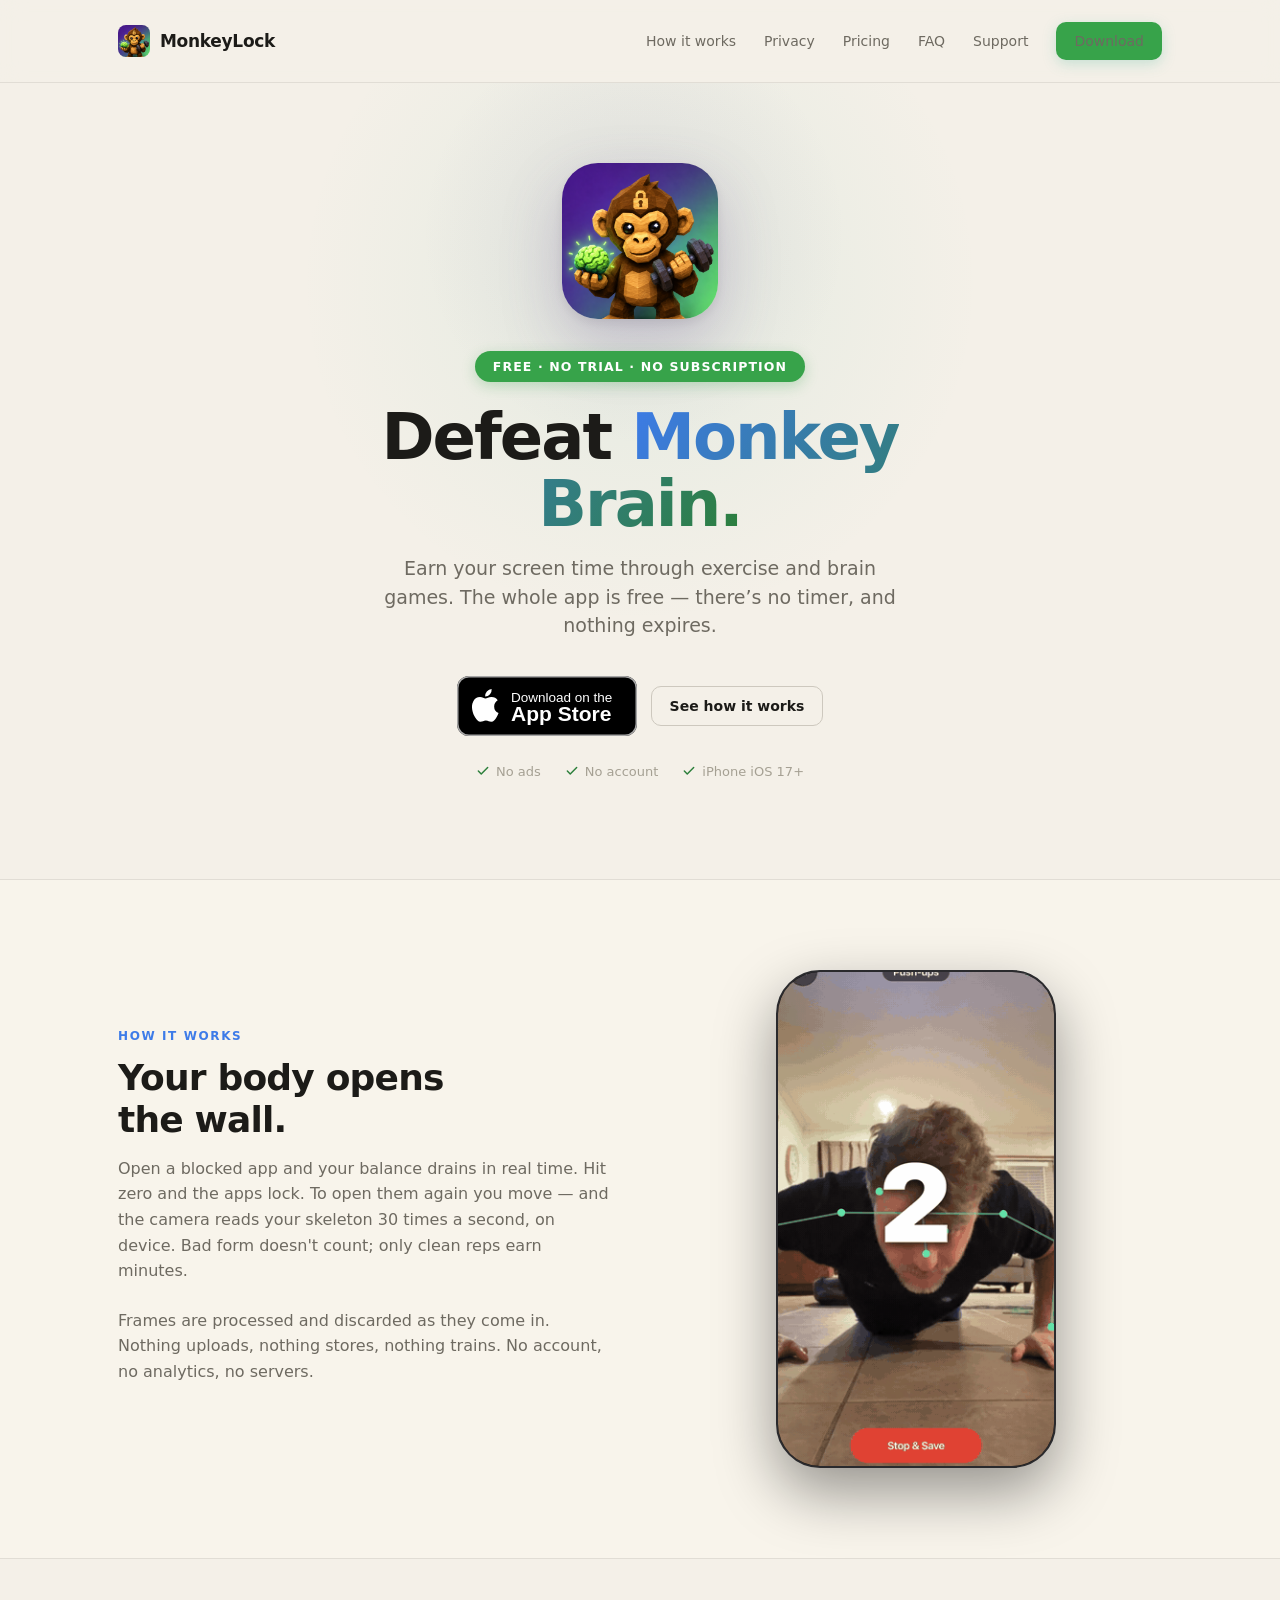
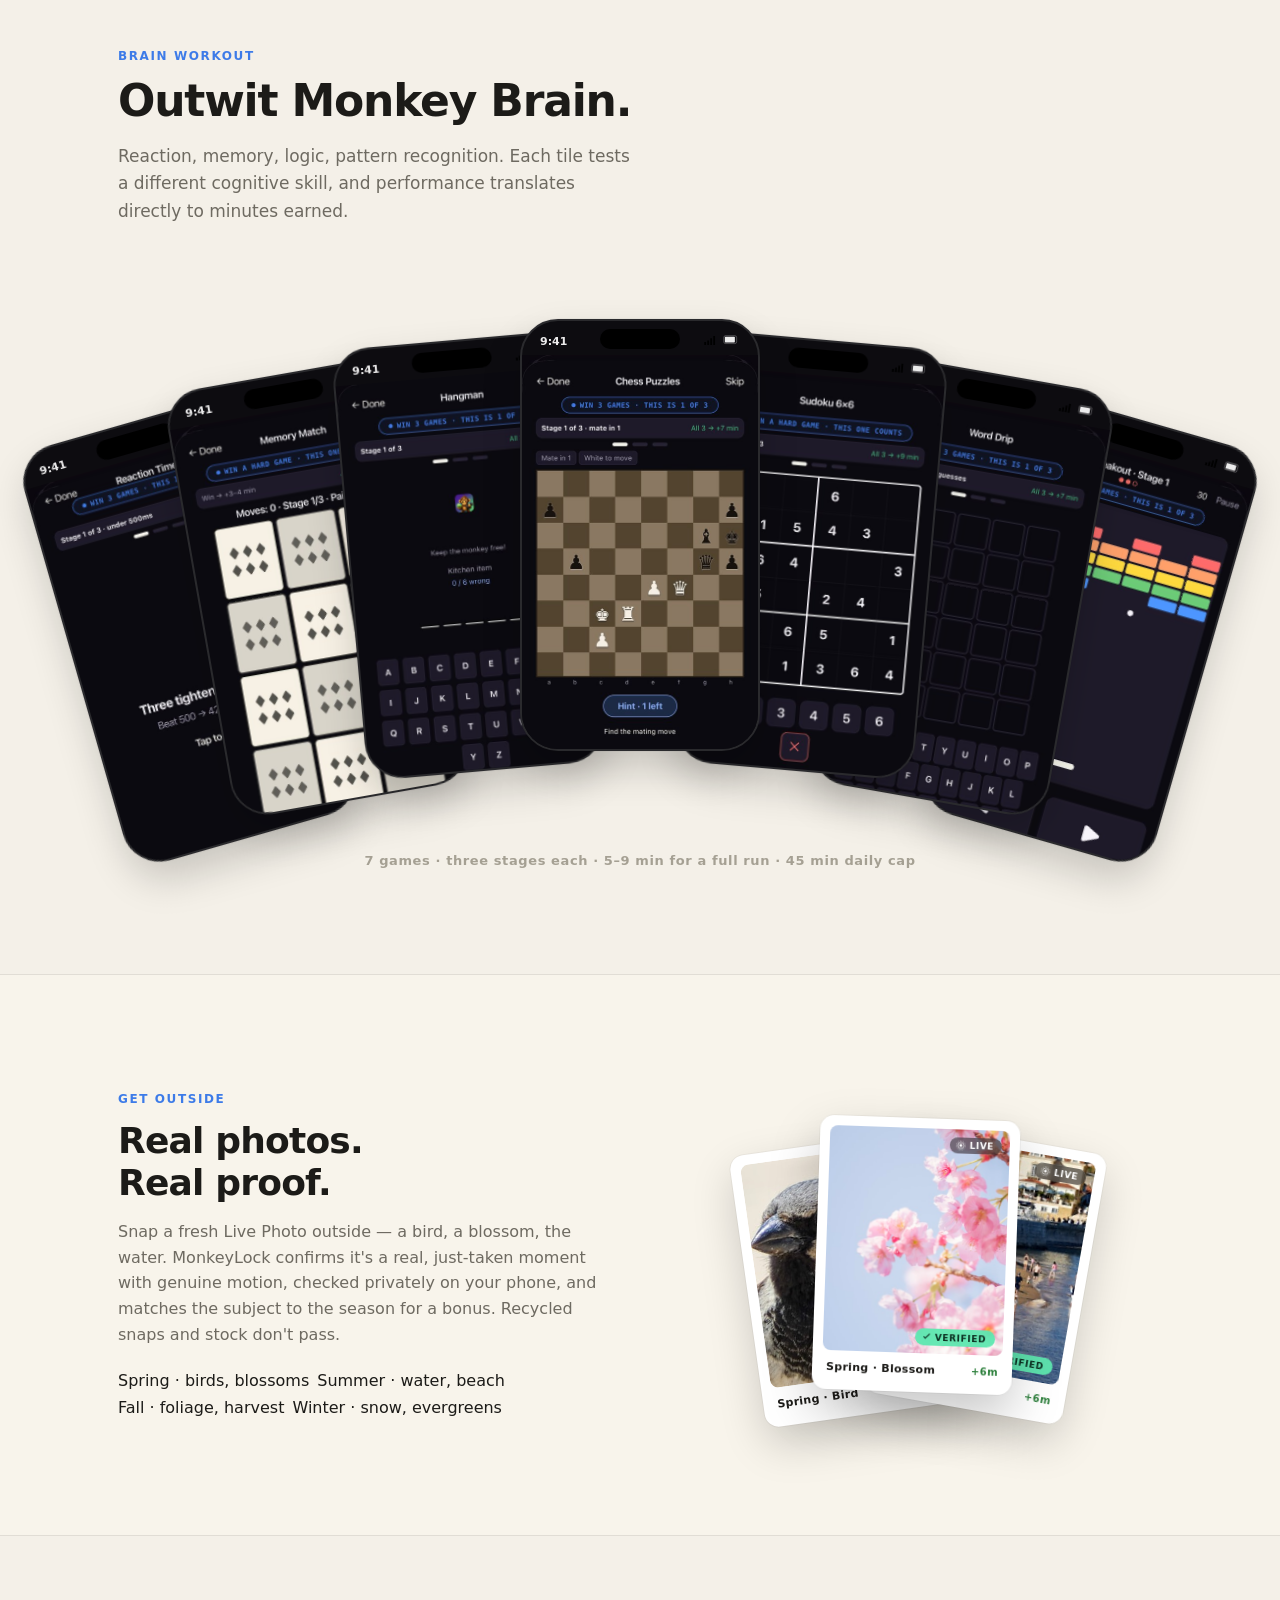
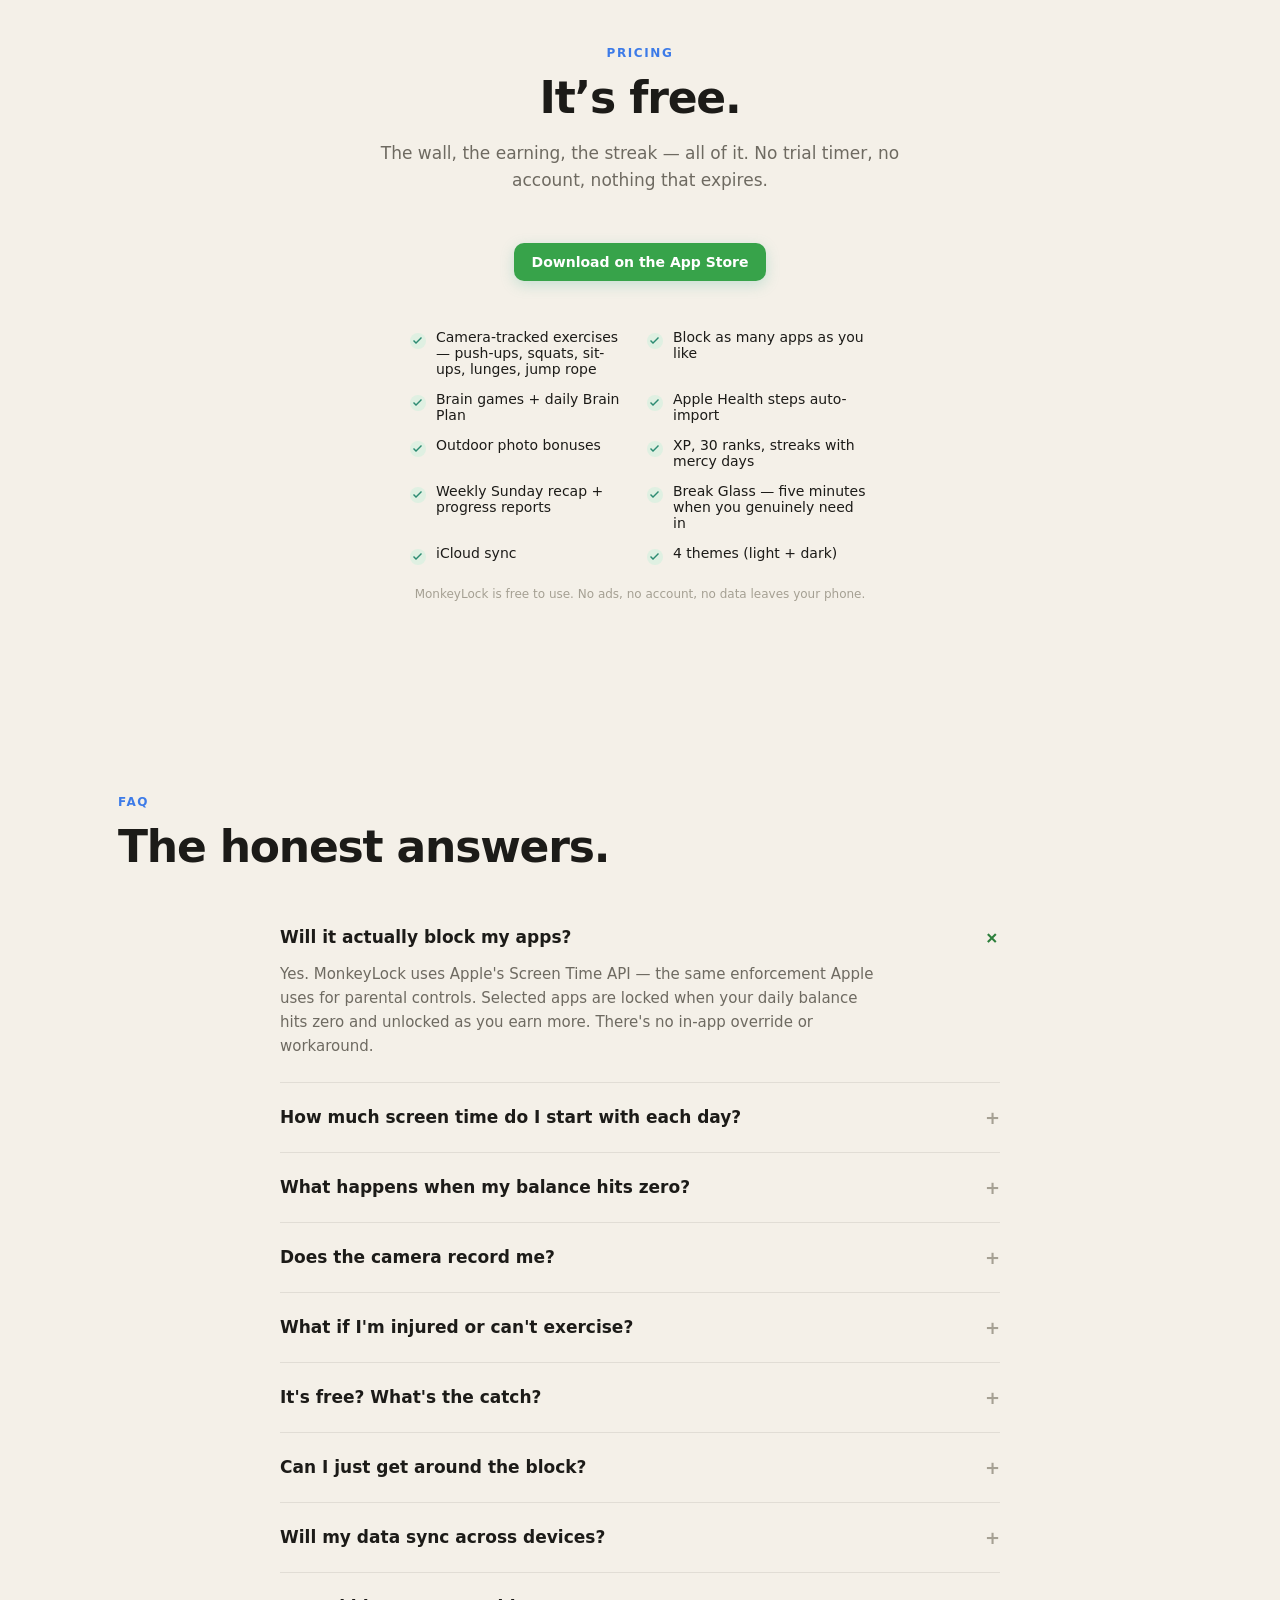
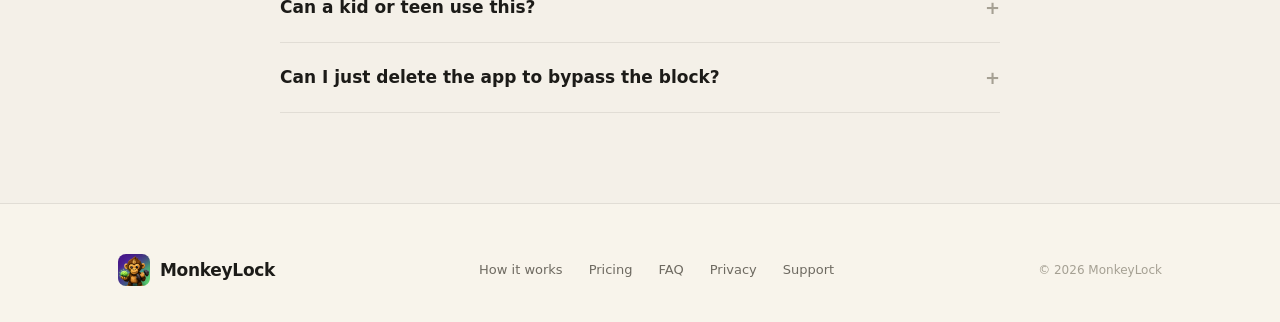
<file: index.html>
<!DOCTYPE html>
<html lang="en">
<head>
<meta charset="utf-8" />
<meta name="viewport" content="width=device-width, initial-scale=1" />
<title>MonkeyLock — Defeat Monkey Brain</title>
<meta name="description" content="Defeat Monkey Brain. Earn your screen time through exercise and brain games." />
<meta property="og:title" content="MonkeyLock — Defeat Monkey Brain" />
<meta property="og:description" content="Earn your screen time through exercise and brain games." />
<meta property="og:image" content="icon.png" />
<meta property="og:url" content="https://ryanb1211.github.io/monkeylock/" />
<meta property="og:type" content="website" />
<meta name="twitter:card" content="summary" />
<meta name="twitter:title" content="MonkeyLock — Defeat Monkey Brain" />
<meta name="twitter:description" content="Earn your screen time through exercise and brain games." />
<meta name="twitter:image" content="icon.png" />
<link rel="icon" href="icon.png" />
<link rel="stylesheet" href="style.css" />
</head>
<body>

<!-- NAV -->
<nav>
  <div class="wrap row">
    <a class="logo" href="#"><img src="icon.png" alt="" /> MonkeyLock</a>
    <div class="nav-links">
      <a href="#how">How it works</a>
      <a href="privacy.html">Privacy</a>
      <a href="#pricing">Pricing</a>
      <a href="#faq">FAQ</a>
      <a href="support.html">Support</a>
      <a class="btn" href="https://apps.apple.com/us/app/monkeylock-app-blocker/id6761743000">Download</a>
    </div>
  </div>
</nav>

<!-- HERO -->
<header class="hero">
  <div class="wrap hero-inner">
    <img class="hero-icon" src="icon.png" alt="MonkeyLock" />
    <div class="hero-free">Free &middot; no trial &middot; no subscription</div>
    <h1>Defeat <em>Monkey Brain.</em></h1>
    <p>Earn your screen time through exercise and brain games. The whole app is free &mdash; there&rsquo;s no timer, and nothing expires.</p>
    <div class="hero-cta">
      <a class="appstore-badge" href="https://apps.apple.com/us/app/monkeylock-app-blocker/id6761743000" aria-label="Download MonkeyLock on the App Store"><svg width="180" height="60" viewBox="0 0 120 40" xmlns="http://www.w3.org/2000/svg" role="img"><rect width="120" height="40" rx="8" fill="#000"/><rect x="0.5" y="0.5" width="119" height="39" rx="7.5" fill="none" stroke="#a6a6a6"/><path fill="#fff" d="M24.77 20.3a4.95 4.95 0 0 1 2.36-4.15 5.07 5.07 0 0 0-3.99-2.16c-1.68-.18-3.3 1-4.16 1s-2.19-.98-3.61-.95a5.32 5.32 0 0 0-4.47 2.73c-1.93 3.34-.49 8.27 1.36 10.98.93 1.33 2.01 2.81 3.43 2.76 1.39-.06 1.9-.89 3.58-.89s2.14.89 3.59.86c1.49-.03 2.43-1.34 3.32-2.68a11 11 0 0 0 1.52-3.09 4.78 4.78 0 0 1-2.93-4.41zM22 12.21a4.87 4.87 0 0 0 1.11-3.49 4.96 4.96 0 0 0-3.21 1.66 4.63 4.63 0 0 0-1.14 3.36A4.1 4.1 0 0 0 22 12.21z"/><text x="36" y="17" font-family="-apple-system,Helvetica,Arial,sans-serif" font-size="9" fill="#fff">Download on the</text><text x="36" y="30" font-family="-apple-system,Helvetica,Arial,sans-serif" font-size="14" font-weight="600" fill="#fff">App Store</text></svg></a>
      <a class="btn btn-ghost" href="#how">See how it works</a>
    </div>
    <div class="hero-sub">
      <span><svg viewBox="0 0 24 24" fill="none" stroke="currentColor" stroke-width="2.5" stroke-linecap="round" stroke-linejoin="round"><polyline points="20 6 9 17 4 12"/></svg> No ads</span>
      <span><svg viewBox="0 0 24 24" fill="none" stroke="currentColor" stroke-width="2.5" stroke-linecap="round" stroke-linejoin="round"><polyline points="20 6 9 17 4 12"/></svg> No account</span>
      <span><svg viewBox="0 0 24 24" fill="none" stroke="currentColor" stroke-width="2.5" stroke-linecap="round" stroke-linejoin="round"><polyline points="20 6 9 17 4 12"/></svg> iPhone iOS 17+</span>
    </div>
  </div>
</header>

<!-- HOW IT WORKS -->


<!-- SPLIT — Sweat Drip Verification -->
<section id="how" style="background: var(--surface-warm); border-top: 1px solid var(--border); border-bottom: 1px solid var(--border);">
  <div class="wrap split">
    <div class="split-text">
      <div class="eyebrow">How it works</div>
      <h2>Your body opens<br/>the wall.</h2>
      <p>Open a blocked app and your balance drains in real time. Hit zero and the apps lock. To open them again you move — and the camera reads your skeleton 30 times a second, on device. Bad form doesn&apos;t count; only clean reps earn minutes.</p>
      <p>Frames are processed and discarded as they come in. Nothing uploads, nothing stores, nothing trains. No account, no analytics, no servers.</p>
    </div>
    <div>
      <!-- Real captured footage: live camera-tracked push-ups with the actual
           in-app skeleton overlay + rep counter (not a synthetic mock). GIF
           autoplays/loops natively — no <video> needed. -->
      <div class="pose-video-frame">
        <img class="pose-video" src="pushup-verification.gif" alt="Live camera-tracked push-up rep counting with skeleton overlay" />
      </div>
    </div>
  </div>
</section>

<!-- MIND GAMES SHOWCASE -->
<section>
  <div class="wrap">
    <div class="eyebrow">Brain workout</div>
    <h2 class="section-title">Outwit Monkey Brain.</h2>
    <p class="section-lede">Reaction, memory, logic, pattern recognition. Each tile tests a different cognitive skill, and performance translates directly to minutes earned.</p>

    <!-- Fan: 7 phone screenshots arranged in a curved fan -->
    <div class="games-fan">

      <!-- REACTION TIME -->
      <div class="fan-phone" data-pos="0">
        <div class="game-phone">
          <div class="gp-island"></div>
          <span class="gp-time">9:41</span>
          <div class="gp-status">
            <svg viewBox="0 0 18 12" width="14" height="9"><rect x="0" y="8" width="2.4" height="4" rx="0.4"/><rect x="4" y="6" width="2.4" height="6" rx="0.4"/><rect x="8" y="3" width="2.4" height="9" rx="0.4"/><rect x="12" y="0" width="2.4" height="12" rx="0.4"/></svg>
            <svg viewBox="0 0 24 14" width="20" height="10"><rect x="0.5" y="1" width="18" height="11" rx="2.5" fill="none" stroke="currentColor" stroke-opacity="0.5" stroke-width="0.8"/><rect x="2" y="2.5" width="14" height="8" rx="1" fill="currentColor"/></svg>
          </div>
          <div class="gp-content gp-shot-wrap"><img class="gp-shot" src="games/reaction-time.jpg" alt="Reaction Time in MonkeyLock" loading="lazy" /></div>
        </div>
      </div>

      <!-- MEMORY MATCH -->
      <div class="fan-phone" data-pos="1">
        <div class="game-phone">
          <div class="gp-island"></div>
          <span class="gp-time">9:41</span>
          <div class="gp-status">
            <svg viewBox="0 0 18 12" width="14" height="9"><rect x="0" y="8" width="2.4" height="4" rx="0.4"/><rect x="4" y="6" width="2.4" height="6" rx="0.4"/><rect x="8" y="3" width="2.4" height="9" rx="0.4"/><rect x="12" y="0" width="2.4" height="12" rx="0.4"/></svg>
            <svg viewBox="0 0 24 14" width="20" height="10"><rect x="0.5" y="1" width="18" height="11" rx="2.5" fill="none" stroke="currentColor" stroke-opacity="0.5" stroke-width="0.8"/><rect x="2" y="2.5" width="14" height="8" rx="1" fill="currentColor"/></svg>
          </div>
          <div class="gp-content gp-shot-wrap"><img class="gp-shot" src="games/memory-match.jpg" alt="Memory Match in MonkeyLock" loading="lazy" /></div>
        </div>
      </div>

      <!-- HANGMAN -->
      <div class="fan-phone" data-pos="2">
        <div class="game-phone">
          <div class="gp-island"></div>
          <span class="gp-time">9:41</span>
          <div class="gp-status">
            <svg viewBox="0 0 18 12" width="14" height="9"><rect x="0" y="8" width="2.4" height="4" rx="0.4"/><rect x="4" y="6" width="2.4" height="6" rx="0.4"/><rect x="8" y="3" width="2.4" height="9" rx="0.4"/><rect x="12" y="0" width="2.4" height="12" rx="0.4"/></svg>
            <svg viewBox="0 0 24 14" width="20" height="10"><rect x="0.5" y="1" width="18" height="11" rx="2.5" fill="none" stroke="currentColor" stroke-opacity="0.5" stroke-width="0.8"/><rect x="2" y="2.5" width="14" height="8" rx="1" fill="currentColor"/></svg>
          </div>
          <div class="gp-content gp-shot-wrap"><img class="gp-shot" src="games/hangman.jpg" alt="Hangman in MonkeyLock" loading="lazy" /></div>
        </div>
      </div>

      <!-- CHESS PUZZLES (CENTER) -->
      <div class="fan-phone" data-pos="3">
        <div class="game-phone">
          <div class="gp-island"></div>
          <span class="gp-time">9:41</span>
          <div class="gp-status">
            <svg viewBox="0 0 18 12" width="14" height="9"><rect x="0" y="8" width="2.4" height="4" rx="0.4"/><rect x="4" y="6" width="2.4" height="6" rx="0.4"/><rect x="8" y="3" width="2.4" height="9" rx="0.4"/><rect x="12" y="0" width="2.4" height="12" rx="0.4"/></svg>
            <svg viewBox="0 0 24 14" width="20" height="10"><rect x="0.5" y="1" width="18" height="11" rx="2.5" fill="none" stroke="currentColor" stroke-opacity="0.5" stroke-width="0.8"/><rect x="2" y="2.5" width="14" height="8" rx="1" fill="currentColor"/></svg>
          </div>
          <div class="gp-content gp-shot-wrap"><img class="gp-shot" src="games/chess-puzzle.jpg" alt="Chess Puzzles in MonkeyLock" loading="lazy" /></div>
        </div>
      </div>

      <!-- SUDOKU -->
      <div class="fan-phone" data-pos="4">
        <div class="game-phone">
          <div class="gp-island"></div>
          <span class="gp-time">9:41</span>
          <div class="gp-status">
            <svg viewBox="0 0 18 12" width="14" height="9"><rect x="0" y="8" width="2.4" height="4" rx="0.4"/><rect x="4" y="6" width="2.4" height="6" rx="0.4"/><rect x="8" y="3" width="2.4" height="9" rx="0.4"/><rect x="12" y="0" width="2.4" height="12" rx="0.4"/></svg>
            <svg viewBox="0 0 24 14" width="20" height="10"><rect x="0.5" y="1" width="18" height="11" rx="2.5" fill="none" stroke="currentColor" stroke-opacity="0.5" stroke-width="0.8"/><rect x="2" y="2.5" width="14" height="8" rx="1" fill="currentColor"/></svg>
          </div>
          <div class="gp-content gp-shot-wrap"><img class="gp-shot" src="games/sudoku.jpg" alt="Sudoku in MonkeyLock" loading="lazy" /></div>
        </div>
      </div>

      <!-- WORD DRIP -->
      <div class="fan-phone" data-pos="5">
        <div class="game-phone">
          <div class="gp-island"></div>
          <span class="gp-time">9:41</span>
          <div class="gp-status">
            <svg viewBox="0 0 18 12" width="14" height="9"><rect x="0" y="8" width="2.4" height="4" rx="0.4"/><rect x="4" y="6" width="2.4" height="6" rx="0.4"/><rect x="8" y="3" width="2.4" height="9" rx="0.4"/><rect x="12" y="0" width="2.4" height="12" rx="0.4"/></svg>
            <svg viewBox="0 0 24 14" width="20" height="10"><rect x="0.5" y="1" width="18" height="11" rx="2.5" fill="none" stroke="currentColor" stroke-opacity="0.5" stroke-width="0.8"/><rect x="2" y="2.5" width="14" height="8" rx="1" fill="currentColor"/></svg>
          </div>
          <div class="gp-content gp-shot-wrap"><img class="gp-shot" src="games/word-drip.jpg" alt="Word Drip in MonkeyLock" loading="lazy" /></div>
        </div>
      </div>

      <!-- BREAKOUT -->
      <div class="fan-phone" data-pos="6">
        <div class="game-phone">
          <div class="gp-island"></div>
          <span class="gp-time">9:41</span>
          <div class="gp-status">
            <svg viewBox="0 0 18 12" width="14" height="9"><rect x="0" y="8" width="2.4" height="4" rx="0.4"/><rect x="4" y="6" width="2.4" height="6" rx="0.4"/><rect x="8" y="3" width="2.4" height="9" rx="0.4"/><rect x="12" y="0" width="2.4" height="12" rx="0.4"/></svg>
            <svg viewBox="0 0 24 14" width="20" height="10"><rect x="0.5" y="1" width="18" height="11" rx="2.5" fill="none" stroke="currentColor" stroke-opacity="0.5" stroke-width="0.8"/><rect x="2" y="2.5" width="14" height="8" rx="1" fill="currentColor"/></svg>
          </div>
          <div class="gp-content gp-shot-wrap"><img class="gp-shot" src="games/breakout.jpg" alt="Breakout in MonkeyLock" loading="lazy" /></div>
        </div>
      </div>

    </div>

    <p class="games-fan-legend">7 games &middot; three stages each &middot; 5&ndash;9 min for a full run &middot; 45 min daily cap</p>
  </div>
</section>

<!-- OUTDOOR PHOTOS SHOWCASE -->
<section style="background: var(--surface-warm); border-top: 1px solid var(--border); border-bottom: 1px solid var(--border);">
  <div class="wrap split">
    <div class="split-text">
      <div class="eyebrow">Get outside</div>
      <h2>Real photos.<br/>Real proof.</h2>
      <p>Snap a fresh Live Photo outside — a bird, a blossom, the water. MonkeyLock confirms it's a real, just-taken moment with genuine motion, checked privately on your phone, and matches the subject to the season for a bonus. Recycled snaps and stock don't pass.</p>
      <div style="display: flex; gap: 8px; flex-wrap: wrap; margin-top: 24px;">
        <span class="rate-pill">Spring · birds, blossoms</span>
        <span class="rate-pill">Summer · water, beach</span>
        <span class="rate-pill">Fall · foliage, harvest</span>
        <span class="rate-pill">Winter · snow, evergreens</span>
      </div>
    </div>
    <div style="position: relative; height: 380px; display: flex; align-items: center; justify-content: center;">
      <!-- Photo card 1: bird (back-left) -->
      <div style="position: absolute; transform: rotate(-8deg) translate(-72px, 14px); width: 200px; background: white; border-radius: 14px; padding: 10px 10px 16px; box-shadow: 0 18px 44px rgba(0,0,0,0.18), 0 0 0 1px rgba(0,0,0,0.04); z-index: 1;">
        <div style="position: relative; width: 100%; aspect-ratio: 4 / 5; border-radius: 8px; overflow: hidden; background: #1a1a1a;">
          <img src="photos/bird.jpg" alt="Spring bird" style="width: 100%; height: 100%; object-fit: cover; display: block;" />
          <div style="position: absolute; top: 8px; right: 8px; background: rgba(0,0,0,0.45); backdrop-filter: blur(8px); -webkit-backdrop-filter: blur(8px); border-radius: 100px; padding: 3px 8px 3px 6px; display: inline-flex; align-items: center; gap: 4px; font-size: 9px; font-weight: 700; color: white; letter-spacing: 0.5px;">
            <svg width="10" height="10" viewBox="0 0 24 24" fill="white"><circle cx="12" cy="12" r="3.5"/><circle cx="12" cy="12" r="7.5" fill="none" stroke="white" stroke-width="1.5"/><circle cx="12" cy="12" r="11" fill="none" stroke="white" stroke-width="1" stroke-dasharray="2 2"/></svg>
            LIVE
          </div>
          <div style="position: absolute; bottom: 8px; right: 8px; background: rgba(94,232,176,0.95); border-radius: 100px; padding: 3px 9px 3px 6px; display: inline-flex; align-items: center; gap: 3px; font-size: 9px; font-weight: 800; color: #0A2E20; letter-spacing: 0.6px;">
            <svg width="11" height="11" viewBox="0 0 16 16" fill="#0A2E20"><path d="M6 11L3 8l1.2-1.2L6 8.6 11.8 2.8 13 4z"/></svg>
            VERIFIED
          </div>
        </div>
        <div style="display: flex; justify-content: space-between; align-items: center; margin-top: 10px; padding: 0 4px;">
          <div style="font-size: 11px; font-weight: 700; color: var(--text); letter-spacing: 0.3px;">Spring · Bird</div>
          <div style="font-size: 10px; font-weight: 700; color: var(--accent-deep); letter-spacing: 0.4px;">+4m</div>
        </div>
      </div>
      <!-- Photo card 2: blossom (front-center) -->
      <div style="position: absolute; transform: rotate(2deg); width: 200px; background: white; border-radius: 14px; padding: 10px 10px 16px; box-shadow: 0 22px 50px rgba(0,0,0,0.22), 0 0 0 1px rgba(0,0,0,0.04); z-index: 3;">
        <div style="position: relative; width: 100%; aspect-ratio: 4 / 5; border-radius: 8px; overflow: hidden; background: #1a1a1a;">
          <img src="photos/blossom.jpg" alt="Cherry blossom" style="width: 100%; height: 100%; object-fit: cover; display: block;" />
          <div style="position: absolute; top: 8px; right: 8px; background: rgba(0,0,0,0.45); backdrop-filter: blur(8px); -webkit-backdrop-filter: blur(8px); border-radius: 100px; padding: 3px 8px 3px 6px; display: inline-flex; align-items: center; gap: 4px; font-size: 9px; font-weight: 700; color: white; letter-spacing: 0.5px;">
            <svg width="10" height="10" viewBox="0 0 24 24" fill="white"><circle cx="12" cy="12" r="3.5"/><circle cx="12" cy="12" r="7.5" fill="none" stroke="white" stroke-width="1.5"/><circle cx="12" cy="12" r="11" fill="none" stroke="white" stroke-width="1" stroke-dasharray="2 2"/></svg>
            LIVE
          </div>
          <div style="position: absolute; bottom: 8px; right: 8px; background: rgba(94,232,176,0.95); border-radius: 100px; padding: 3px 9px 3px 6px; display: inline-flex; align-items: center; gap: 3px; font-size: 9px; font-weight: 800; color: #0A2E20; letter-spacing: 0.6px;">
            <svg width="11" height="11" viewBox="0 0 16 16" fill="#0A2E20"><path d="M6 11L3 8l1.2-1.2L6 8.6 11.8 2.8 13 4z"/></svg>
            VERIFIED
          </div>
        </div>
        <div style="display: flex; justify-content: space-between; align-items: center; margin-top: 10px; padding: 0 4px;">
          <div style="font-size: 11px; font-weight: 700; color: var(--text); letter-spacing: 0.3px;">Spring · Blossom</div>
          <div style="font-size: 10px; font-weight: 700; color: var(--accent-deep); letter-spacing: 0.4px;">+6m</div>
        </div>
      </div>
      <!-- Photo card 3: beach (back-right) -->
      <div style="position: absolute; transform: rotate(10deg) translate(72px, 6px); width: 200px; background: white; border-radius: 14px; padding: 10px 10px 16px; box-shadow: 0 18px 44px rgba(0,0,0,0.18), 0 0 0 1px rgba(0,0,0,0.04); z-index: 2;">
        <div style="position: relative; width: 100%; aspect-ratio: 4 / 5; border-radius: 8px; overflow: hidden; background: #1a1a1a;">
          <img src="photos/beach.jpg" alt="Summer beach" style="width: 100%; height: 100%; object-fit: cover; display: block;" />
          <div style="position: absolute; top: 8px; right: 8px; background: rgba(0,0,0,0.45); backdrop-filter: blur(8px); -webkit-backdrop-filter: blur(8px); border-radius: 100px; padding: 3px 8px 3px 6px; display: inline-flex; align-items: center; gap: 4px; font-size: 9px; font-weight: 700; color: white; letter-spacing: 0.5px;">
            <svg width="10" height="10" viewBox="0 0 24 24" fill="white"><circle cx="12" cy="12" r="3.5"/><circle cx="12" cy="12" r="7.5" fill="none" stroke="white" stroke-width="1.5"/><circle cx="12" cy="12" r="11" fill="none" stroke="white" stroke-width="1" stroke-dasharray="2 2"/></svg>
            LIVE
          </div>
          <div style="position: absolute; bottom: 8px; right: 8px; background: rgba(94,232,176,0.95); border-radius: 100px; padding: 3px 9px 3px 6px; display: inline-flex; align-items: center; gap: 3px; font-size: 9px; font-weight: 800; color: #0A2E20; letter-spacing: 0.6px;">
            <svg width="11" height="11" viewBox="0 0 16 16" fill="#0A2E20"><path d="M6 11L3 8l1.2-1.2L6 8.6 11.8 2.8 13 4z"/></svg>
            VERIFIED
          </div>
        </div>
        <div style="display: flex; justify-content: space-between; align-items: center; margin-top: 10px; padding: 0 4px;">
          <div style="font-size: 11px; font-weight: 700; color: var(--text); letter-spacing: 0.3px;">Summer · Beach</div>
          <div style="font-size: 10px; font-weight: 700; color: var(--accent-deep); letter-spacing: 0.4px;">+6m</div>
        </div>
      </div>
    </div>
  </div>
</section>

<!-- PRIVACY -->


<!-- PRICING -->
<section id="pricing" style="padding-top: 110px;">
  <div class="wrap">
    <div style="text-align:center;margin-bottom:48px;">
      <div class="eyebrow">Pricing</div>
      <h2 class="section-title" style="margin: 0 auto;">It&rsquo;s free.</h2>
      <p class="section-lede" style="margin: 18px auto 0;">The wall, the earning, the streak &mdash; all of it. No trial timer, no account, nothing that expires.</p>
    </div>

    <div style="text-align:center;margin-bottom:44px;">
      <a class="btn" href="https://apps.apple.com/us/app/monkeylock-app-blocker/id6761743000">Download on the App Store</a>
    </div>

    <ul class="pricing-features">
      <li>Camera-tracked exercises &mdash; push-ups, squats, sit-ups, lunges, jump rope</li>
      <li>Block as many apps as you like</li>
      <li>Brain games + daily Brain Plan</li>
      <li>Apple Health steps auto-import</li>
      <li>Outdoor photo bonuses</li>
      <li>XP, 30 ranks, streaks with mercy days</li>
      <li>Weekly Sunday recap + progress reports</li>
      <li>Break Glass &mdash; five minutes when you genuinely need in</li>
      <li>iCloud sync</li>
      <li>4 themes (light + dark)</li>
    </ul>
    <p class="pricing-micro">MonkeyLock is free to use. No ads, no account, no data leaves your phone.</p>
  </div>
</section>

<!-- FAQ -->
<section id="faq">
  <div class="wrap">
    <div class="eyebrow">FAQ</div>
    <h2 class="section-title">The honest answers.</h2>

    <div class="faq" style="margin-top:32px;">
      <div class="faq-item open">
        <div class="faq-q">Will it actually block my apps? <span class="arrow">+</span></div>
        <div class="faq-a">Yes. MonkeyLock uses Apple&apos;s Screen Time API — the same enforcement Apple uses for parental controls. Selected apps are locked when your daily balance hits zero and unlocked as you earn more. There&apos;s no in-app override or workaround.</div>
      </div>
      <div class="faq-item">
        <div class="faq-q">How much screen time do I start with each day? <span class="arrow">+</span></div>
        <div class="faq-a">In default mode, each day starts with a portion of your chosen daily goal — personalized from your onboarding answers, then you earn the rest through exercise, brain games, steps, or photos. In No Bananas mode (opt-in for the hardcore), you start at 0 and earn every minute, but at 1.5× the normal rate.</div>
      </div>
      <div class="faq-item">
        <div class="faq-q">What happens when my balance hits zero? <span class="arrow">+</span></div>
        <div class="faq-a">Selected apps shield immediately. Tapping a blocked app shows the MonkeyLock shield with a button to earn more. No grace period, no &quot;just one more minute.&quot; Earn through exercise, a brain game, steps, or an outdoor photo to unlock.</div>
      </div>
      <div class="faq-item">
        <div class="faq-q">Does the camera record me? <span class="arrow">+</span></div>
        <div class="faq-a">No. Sweat Drip Verification runs entirely on-device. Frames are processed and discarded as they come in — nothing is recorded, nothing is uploaded, nothing trains a model.</div>
      </div>
      <div class="faq-item">
        <div class="faq-q">What if I&apos;m injured or can&apos;t exercise? <span class="arrow">+</span></div>
        <div class="faq-a">Brain games, Apple Health steps, and outdoor photos all cover non-exercise paths. Brain games are capped at 45 minutes a day so they stay a supplement rather than a way around the wall, and steps + photos add more on top — no exercise required.</div>
      </div>
      <div class="faq-item">
        <div class="faq-q">It&apos;s free? What&apos;s the catch? <span class="arrow">+</span></div>
        <div class="faq-a">There isn&apos;t one! No ads, no account, no data collection — nothing leaves your phone.</div>
      </div>
      <div class="faq-item">
        <div class="faq-q">Can I just get around the block? <span class="arrow">+</span></div>
        <div class="faq-a">Adding an app to the wall takes effect instantly; taking one off waits until the next morning — so the wall doesn&apos;t move at the exact moment you most want it to. And when you genuinely need in, Break Glass gives you five minutes for a ten-second hold, three times a day, with nothing owed tomorrow. A blocker that only ever says no is a blocker people delete.</div>
      </div>
      <div class="faq-item">
        <div class="faq-q">Will my data sync across devices? <span class="arrow">+</span></div>
        <div class="faq-a">Yes. Profile data syncs to iCloud — workouts, brain games, habits, streaks, and settings. New device, same Apple ID, your progress restores. Never to our servers.</div>
      </div>
      <div class="faq-item">
        <div class="faq-q">Can a kid or teen use this? <span class="arrow">+</span></div>
        <div class="faq-a">MonkeyLock is rated 4+ but designed for self-directed adults working on their own habits. The Screen Time API requires the device&apos;s primary Apple ID; if you&apos;re managing a child&apos;s device through Family Sharing, Apple&apos;s built-in Screen Time controls are the better tool.</div>
      </div>
      <div class="faq-item">
        <div class="faq-q">Can I just delete the app to bypass the block? <span class="arrow">+</span></div>
        <div class="faq-a">You could. But if you&apos;re reading this question, you already know that defeats the point. The lock only works if you commit to it. We trust you to be honest with yourself — that&apos;s the whole product.</div>
      </div>
    </div>
  </div>
</section>

<!-- FOOTER -->
<footer>
  <div class="wrap row">
    <div class="logo"><img src="icon.png" alt="" /> MonkeyLock</div>
    <div class="links">
      <a href="#how">How it works</a>
      <a href="#pricing">Pricing</a>
      <a href="#faq">FAQ</a>
      <a href="privacy.html">Privacy</a>
      <a href="support.html">Support</a>
    </div>
    <div class="small">© 2026 MonkeyLock</div>
  </div>
</footer>

<script>
  document.querySelectorAll('.faq > .faq-item').forEach(item => {
    item.querySelector('.faq-q').addEventListener('click', () => item.classList.toggle('open'));
  });
</script>

</body>
</html>
</file>
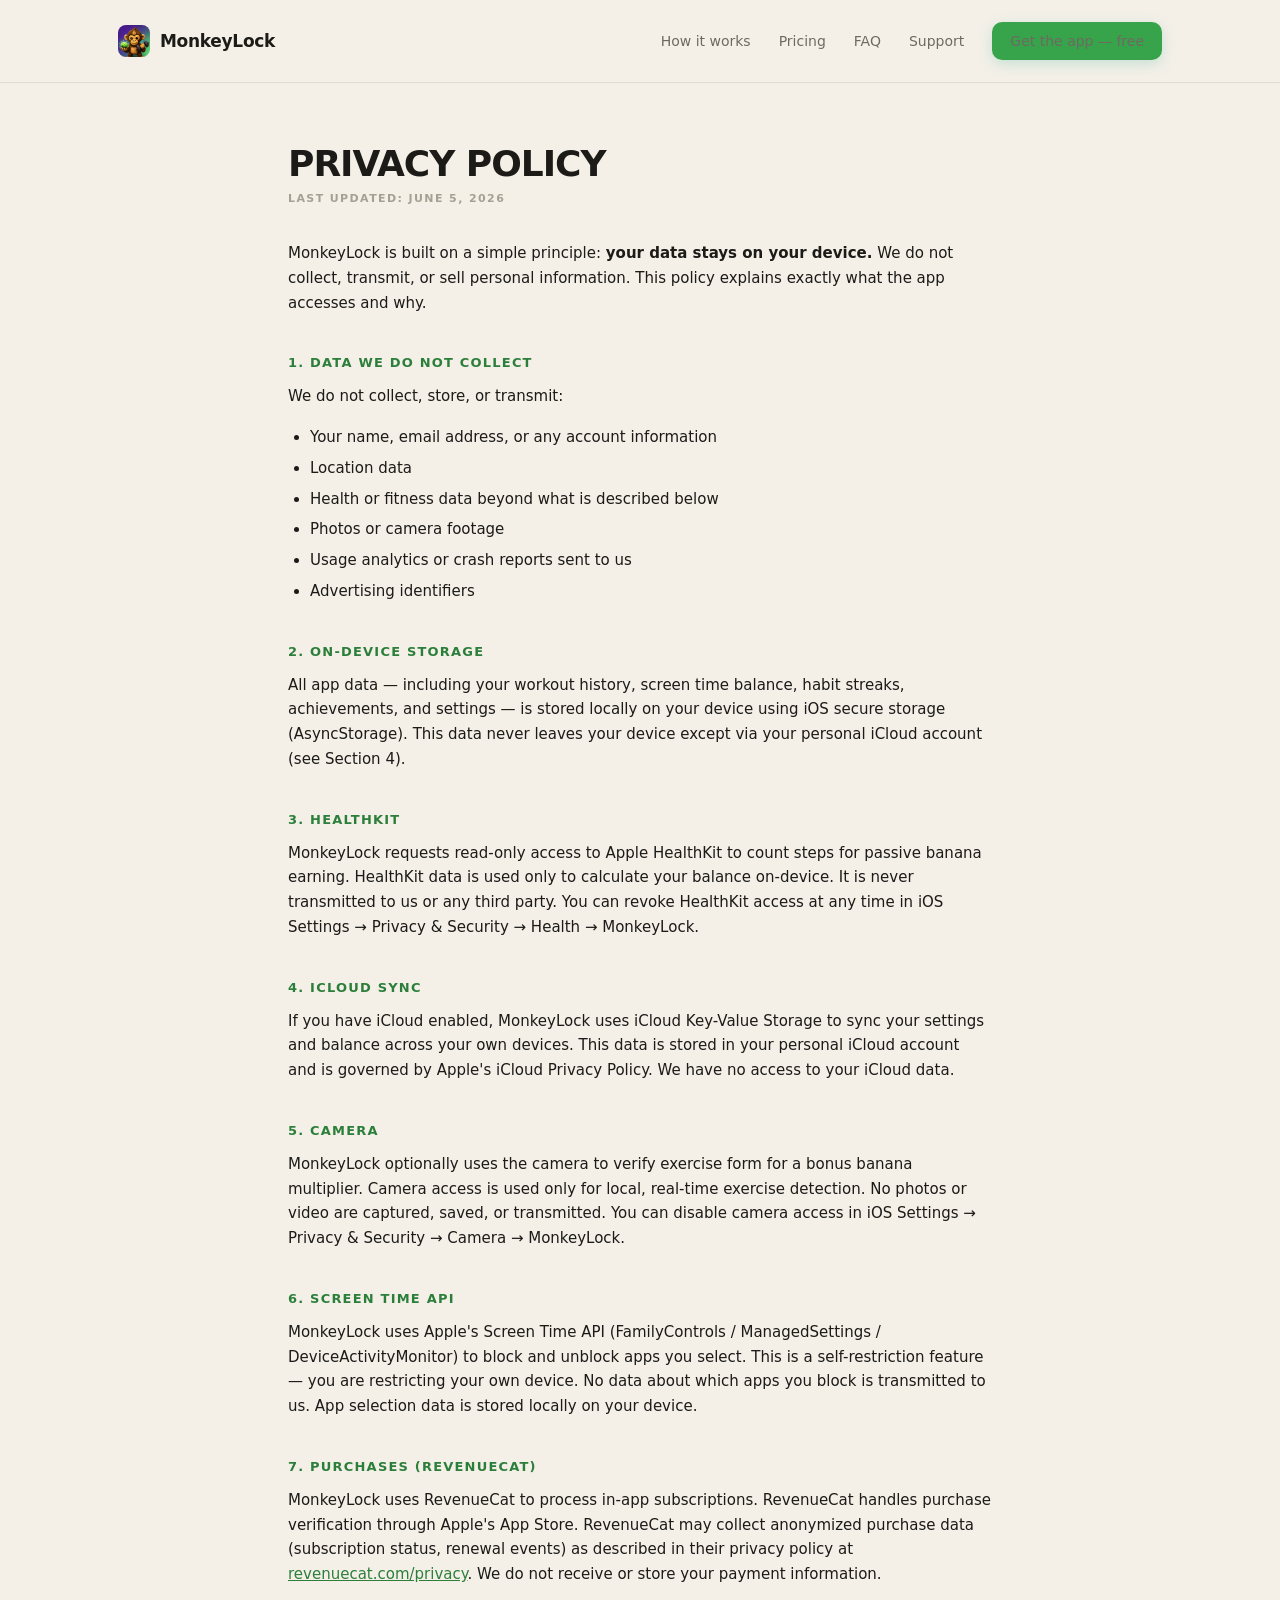
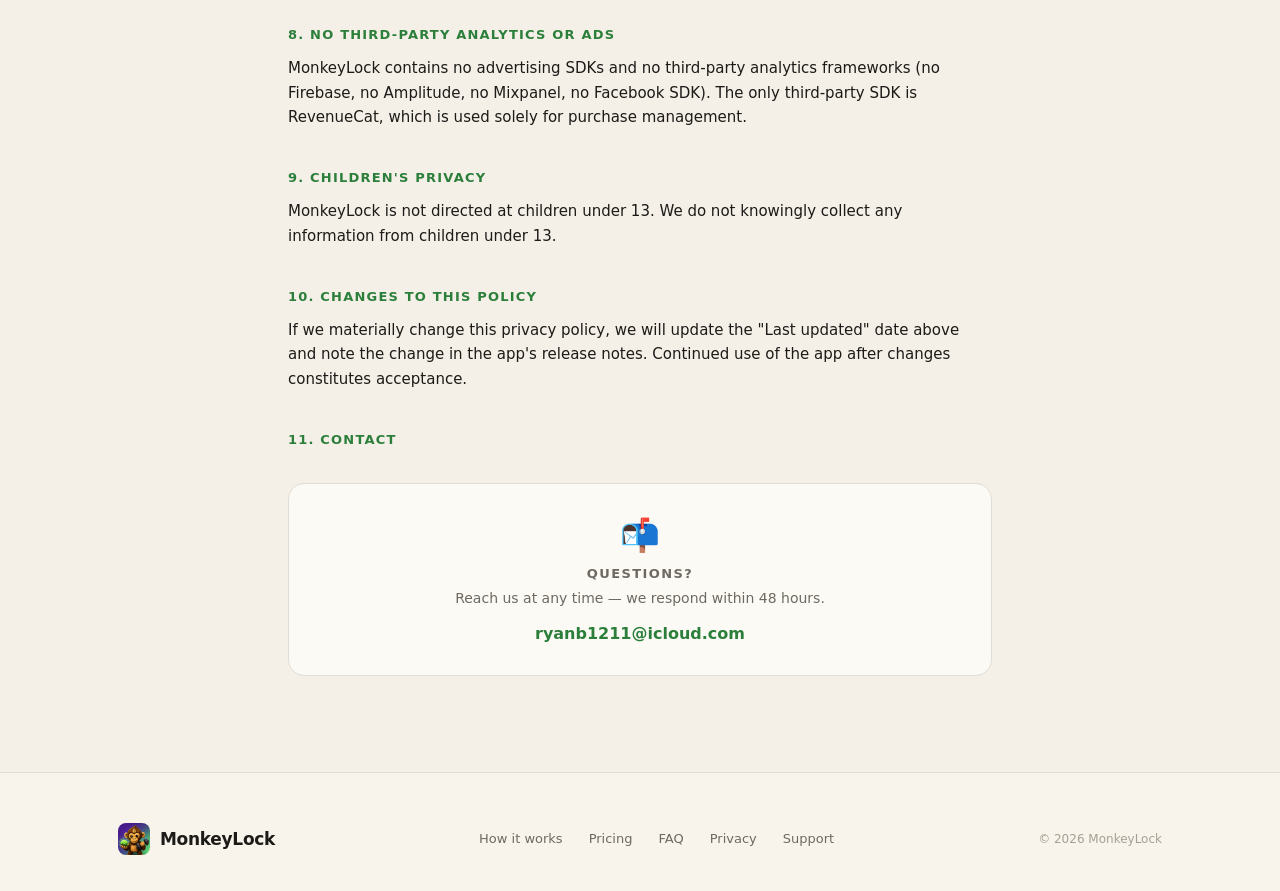
<file: privacy.html>
<!DOCTYPE html>
<html lang="en">
<head>
  <meta charset="UTF-8" />
  <meta name="viewport" content="width=device-width, initial-scale=1.0" />
  <title>Privacy Policy — MonkeyLock</title>
  <meta name="description" content="MonkeyLock Privacy Policy. All your data stays on your device." />
  <link rel="icon" href="icon.png" />
  <link rel="stylesheet" href="style.css" />
</head>
<body>

<!-- NAV -->
<nav>
  <div class="wrap row">
    <a class="logo" href="index.html"><img src="icon.png" alt="" /> MonkeyLock</a>
    <div class="nav-links">
      <a href="index.html#how">How it works</a>
      <a href="index.html#pricing">Pricing</a>
      <a href="index.html#faq">FAQ</a>
      <a href="support.html">Support</a>
      <a class="btn" href="index.html#pricing">Get the app — free</a>
    </div>
  </div>
</nav>

<!-- ── Content ────────────────────────────────────────────── -->
<div class="page-content">
  <h1>PRIVACY POLICY</h1>
  <span class="updated">Last updated: June 5, 2026</span>

  <p>
    MonkeyLock is built on a simple principle: <strong>your data stays on your device.</strong>
    We do not collect, transmit, or sell personal information. This policy explains exactly
    what the app accesses and why.
  </p>

  <h2>1. Data We Do NOT Collect</h2>
  <p>We do not collect, store, or transmit:</p>
  <ul>
    <li>Your name, email address, or any account information</li>
    <li>Location data</li>
    <li>Health or fitness data beyond what is described below</li>
    <li>Photos or camera footage</li>
    <li>Usage analytics or crash reports sent to us</li>
    <li>Advertising identifiers</li>
  </ul>

  <h2>2. On-Device Storage</h2>
  <p>
    All app data — including your workout history, screen time balance, habit streaks,
    achievements, and settings — is stored locally on your device using iOS secure storage
    (AsyncStorage). This data never leaves your device except via your personal iCloud account
    (see Section 4).
  </p>

  <h2>3. HealthKit</h2>
  <p>
    MonkeyLock requests read-only access to Apple HealthKit to count steps for passive banana
    earning. HealthKit data is used only to calculate your balance on-device. It is never
    transmitted to us or any third party. You can revoke HealthKit access at any time in
    iOS Settings → Privacy &amp; Security → Health → MonkeyLock.
  </p>

  <h2>4. iCloud Sync</h2>
  <p>
    If you have iCloud enabled, MonkeyLock uses iCloud Key-Value Storage to sync your settings
    and balance across your own devices. This data is stored in your personal iCloud account
    and is governed by Apple's iCloud Privacy Policy. We have no access to your iCloud data.
  </p>

  <h2>5. Camera</h2>
  <p>
    MonkeyLock optionally uses the camera to verify exercise form for a bonus banana multiplier.
    Camera access is used only for local, real-time exercise detection. No photos or video are
    captured, saved, or transmitted. You can disable camera access in iOS Settings →
    Privacy &amp; Security → Camera → MonkeyLock.
  </p>

  <h2>6. Screen Time API</h2>
  <p>
    MonkeyLock uses Apple's Screen Time API (FamilyControls / ManagedSettings /
    DeviceActivityMonitor) to block and unblock apps you select. This is a self-restriction
    feature — you are restricting your own device. No data about which apps you block is
    transmitted to us. App selection data is stored locally on your device.
  </p>

  <h2>7. Purchases (RevenueCat)</h2>
  <p>
    MonkeyLock uses RevenueCat to process in-app subscriptions. RevenueCat handles purchase
    verification through Apple's App Store. RevenueCat may collect anonymized purchase data
    (subscription status, renewal events) as described in their privacy policy at
    <a href="https://www.revenuecat.com/privacy" target="_blank" rel="noopener">revenuecat.com/privacy</a>.
    We do not receive or store your payment information.
  </p>

  <h2>8. No Third-Party Analytics or Ads</h2>
  <p>
    MonkeyLock contains no advertising SDKs and no third-party analytics frameworks
    (no Firebase, no Amplitude, no Mixpanel, no Facebook SDK). The only third-party SDK
    is RevenueCat, which is used solely for purchase management.
  </p>

  <h2>9. Children's Privacy</h2>
  <p>
    MonkeyLock is not directed at children under 13. We do not knowingly collect any
    information from children under 13.
  </p>

  <h2>10. Changes to This Policy</h2>
  <p>
    If we materially change this privacy policy, we will update the "Last updated" date above
    and note the change in the app's release notes. Continued use of the app after changes
    constitutes acceptance.
  </p>

  <h2>11. Contact</h2>
  <div class="contact-box">
    <span class="contact-emoji">📬</span>
    <h3>QUESTIONS?</h3>
    <p>Reach us at any time — we respond within 48 hours.</p>
    <a href="mailto:ryanb1211@icloud.com">ryanb1211@icloud.com</a>
  </div>
</div>

<!-- FOOTER -->
<footer>
  <div class="wrap row">
    <div class="logo"><img src="icon.png" alt="" /> MonkeyLock</div>
    <div class="links">
      <a href="index.html#how">How it works</a>
      <a href="index.html#pricing">Pricing</a>
      <a href="index.html#faq">FAQ</a>
      <a href="privacy.html">Privacy</a>
      <a href="support.html">Support</a>
    </div>
    <div class="small">© 2026 MonkeyLock</div>
  </div>
</footer>

</body>
</html>
</file>
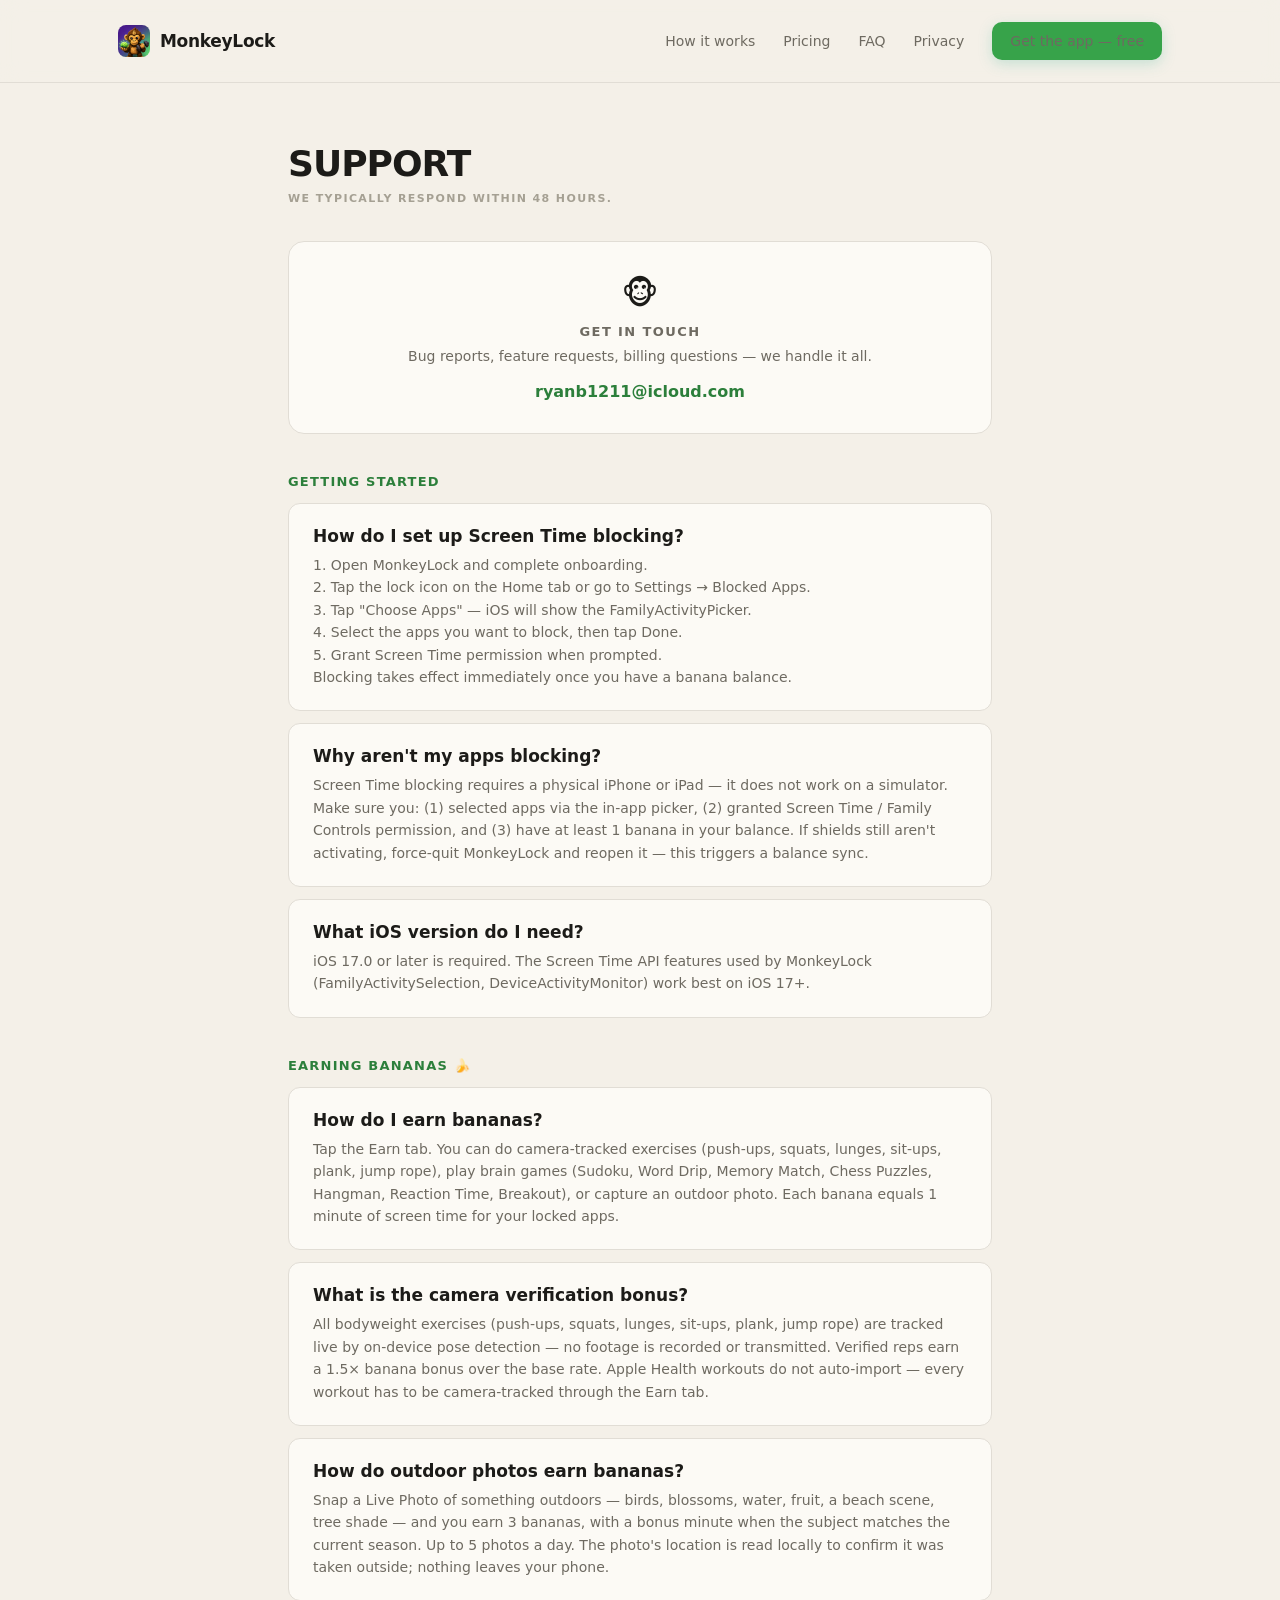
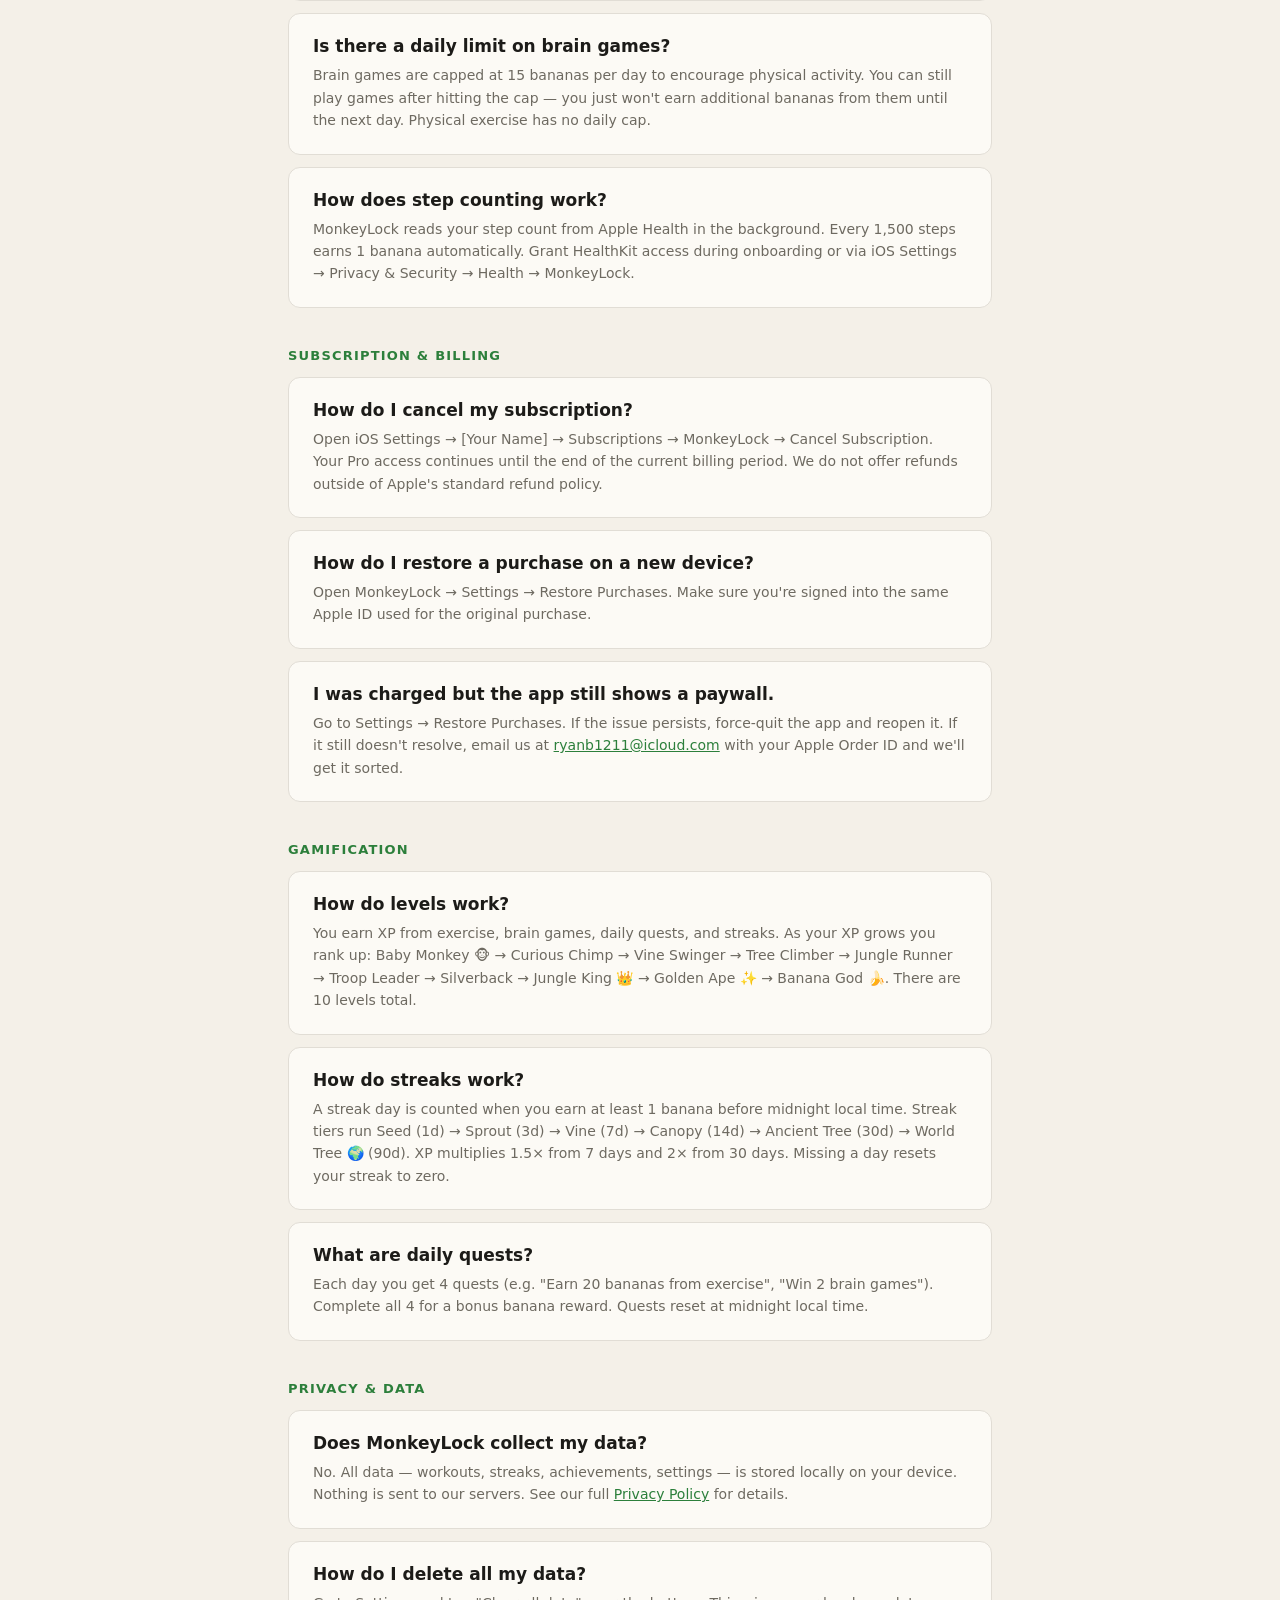
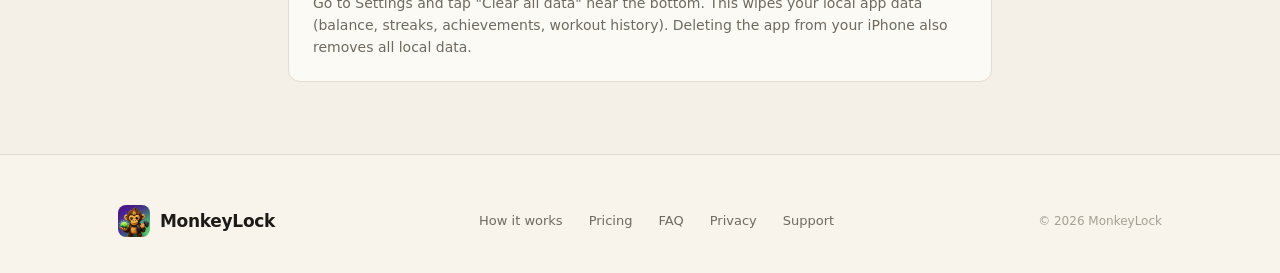
<file: support.html>
<!DOCTYPE html>
<html lang="en">
<head>
  <meta charset="UTF-8" />
  <meta name="viewport" content="width=device-width, initial-scale=1.0" />
  <title>Support — MonkeyLock</title>
  <meta name="description" content="MonkeyLock support and frequently asked questions." />
  <link rel="icon" href="icon.png" />
  <link rel="stylesheet" href="style.css" />
</head>
<body>

<!-- NAV -->
<nav>
  <div class="wrap row">
    <a class="logo" href="index.html"><img src="icon.png" alt="" /> MonkeyLock</a>
    <div class="nav-links">
      <a href="index.html#how">How it works</a>
      <a href="index.html#pricing">Pricing</a>
      <a href="index.html#faq">FAQ</a>
      <a href="privacy.html">Privacy</a>
      <a class="btn" href="index.html#pricing">Get the app — free</a>
    </div>
  </div>
</nav>

<!-- ── Content ────────────────────────────────────────────── -->
<div class="page-content">
  <h1>SUPPORT</h1>
  <span class="updated">We typically respond within 48 hours.</span>

  <div class="contact-box">
    <span class="contact-emoji">🐵</span>
    <h3>GET IN TOUCH</h3>
    <p>Bug reports, feature requests, billing questions — we handle it all.</p>
    <a href="mailto:ryanb1211@icloud.com">ryanb1211@icloud.com</a>
  </div>

  <h2>GETTING STARTED</h2>

  <div class="faq-item">
    <h3>How do I set up Screen Time blocking?</h3>
    <p>
      1. Open MonkeyLock and complete onboarding.<br/>
      2. Tap the lock icon on the Home tab or go to Settings → Blocked Apps.<br/>
      3. Tap "Choose Apps" — iOS will show the FamilyActivityPicker.<br/>
      4. Select the apps you want to block, then tap Done.<br/>
      5. Grant Screen Time permission when prompted.<br/>
      Blocking takes effect immediately once you have a banana balance.
    </p>
  </div>

  <div class="faq-item">
    <h3>Why aren't my apps blocking?</h3>
    <p>
      Screen Time blocking requires a physical iPhone or iPad — it does not work on a
      simulator. Make sure you: (1) selected apps via the in-app picker, (2) granted Screen
      Time / Family Controls permission, and (3) have at least 1 banana in your balance.
      If shields still aren't activating, force-quit MonkeyLock and reopen it — this triggers
      a balance sync.
    </p>
  </div>

  <div class="faq-item">
    <h3>What iOS version do I need?</h3>
    <p>
      iOS 17.0 or later is required. The Screen Time API features used by MonkeyLock
      (FamilyActivitySelection, DeviceActivityMonitor) work best on iOS 17+.
    </p>
  </div>

  <h2>EARNING BANANAS 🍌</h2>

  <div class="faq-item">
    <h3>How do I earn bananas?</h3>
    <p>
      Tap the Earn tab. You can do camera-tracked exercises (push-ups, squats, lunges, sit-ups,
      plank, jump rope), play brain games (Sudoku, Word Drip, Memory Match, Chess Puzzles,
      Hangman, Reaction Time, Breakout), or capture an outdoor photo. Each banana equals
      1 minute of screen time for your locked apps.
    </p>
  </div>

  <div class="faq-item">
    <h3>What is the camera verification bonus?</h3>
    <p>
      All bodyweight exercises (push-ups, squats, lunges, sit-ups, plank, jump rope) are
      tracked live by on-device pose detection — no footage is recorded or transmitted.
      Verified reps earn a 1.5× banana bonus over the base rate. Apple Health workouts do
      not auto-import — every workout has to be camera-tracked through the Earn tab.
    </p>
  </div>

  <div class="faq-item">
    <h3>How do outdoor photos earn bananas?</h3>
    <p>
      Snap a Live Photo of something outdoors — birds, blossoms, water, fruit, a beach scene,
      tree shade — and you earn 3 bananas, with a bonus minute when the subject matches the
      current season. Up to 5 photos a day. The photo's location is read locally to confirm
      it was taken outside; nothing leaves your phone.
    </p>
  </div>

  <div class="faq-item">
    <h3>Is there a daily limit on brain games?</h3>
    <p>
      Brain games are capped at 15 bananas per day to encourage physical activity. You can
      still play games after hitting the cap — you just won't earn additional bananas from them
      until the next day. Physical exercise has no daily cap.
    </p>
  </div>

  <div class="faq-item">
    <h3>How does step counting work?</h3>
    <p>
      MonkeyLock reads your step count from Apple Health in the background. Every 1,500 steps
      earns 1 banana automatically. Grant HealthKit access during onboarding or via iOS Settings
      → Privacy &amp; Security → Health → MonkeyLock.
    </p>
  </div>

  <h2>SUBSCRIPTION & BILLING</h2>

  <div class="faq-item">
    <h3>How do I cancel my subscription?</h3>
    <p>
      Open iOS Settings → [Your Name] → Subscriptions → MonkeyLock → Cancel Subscription.
      Your Pro access continues until the end of the current billing period. We do not
      offer refunds outside of Apple's standard refund policy.
    </p>
  </div>

  <div class="faq-item">
    <h3>How do I restore a purchase on a new device?</h3>
    <p>
      Open MonkeyLock → Settings → Restore Purchases. Make sure you're signed into the same
      Apple ID used for the original purchase.
    </p>
  </div>

  <div class="faq-item">
    <h3>I was charged but the app still shows a paywall.</h3>
    <p>
      Go to Settings → Restore Purchases. If the issue persists, force-quit the app and
      reopen it. If it still doesn't resolve, email us at
      <a href="mailto:ryanb1211@icloud.com">ryanb1211@icloud.com</a> with your Apple
      Order ID and we'll get it sorted.
    </p>
  </div>

  <h2>GAMIFICATION</h2>

  <div class="faq-item">
    <h3>How do levels work?</h3>
    <p>
      You earn XP from exercise, brain games, daily quests, and streaks. As your XP grows
      you rank up: Baby Monkey 🐵 → Curious Chimp → Vine Swinger → Tree Climber → Jungle
      Runner → Troop Leader → Silverback → Jungle King 👑 → Golden Ape ✨ → Banana God 🍌.
      There are 10 levels total.
    </p>
  </div>

  <div class="faq-item">
    <h3>How do streaks work?</h3>
    <p>
      A streak day is counted when you earn at least 1 banana before midnight local time.
      Streak tiers run Seed (1d) → Sprout (3d) → Vine (7d) → Canopy (14d) → Ancient Tree (30d) →
      World Tree 🌍 (90d). XP multiplies 1.5× from 7 days and 2× from 30 days. Missing a day
      resets your streak to zero.
    </p>
  </div>

  <div class="faq-item">
    <h3>What are daily quests?</h3>
    <p>
      Each day you get 4 quests (e.g. "Earn 20 bananas from exercise", "Win 2 brain games").
      Complete all 4 for a bonus banana reward. Quests reset at midnight local time.
    </p>
  </div>

  <h2>PRIVACY & DATA</h2>

  <div class="faq-item">
    <h3>Does MonkeyLock collect my data?</h3>
    <p>
      No. All data — workouts, streaks, achievements, settings — is stored locally on your
      device. Nothing is sent to our servers. See our full
      <a href="privacy.html">Privacy Policy</a> for details.
    </p>
  </div>

  <div class="faq-item">
    <h3>How do I delete all my data?</h3>
    <p>
      Go to Settings and tap "Clear all data" near the bottom. This wipes your local app data
      (balance, streaks, achievements, workout history). Deleting the app from your iPhone
      also removes all local data.
    </p>
  </div>

</div>

<!-- FOOTER -->
<footer>
  <div class="wrap row">
    <div class="logo"><img src="icon.png" alt="" /> MonkeyLock</div>
    <div class="links">
      <a href="index.html#how">How it works</a>
      <a href="index.html#pricing">Pricing</a>
      <a href="index.html#faq">FAQ</a>
      <a href="privacy.html">Privacy</a>
      <a href="support.html">Support</a>
    </div>
    <div class="small">© 2026 MonkeyLock</div>
  </div>
</footer>

</body>
</html>
</file>
<file: style.css>
/* === DESIGN TOKENS === */
:root {
  --page: #F4F0E8;
  --surface: #FCFAF5;
  --surface-warm: #F8F4EB;
  --text: #1C1B18;
  --text-mid: #6E6A61;
  --text-faint: #A5A093;
  --border: #E1DDD5;
  --border-strong: #CDC8BE;
  --divider: #ECE8DF;
  --accent: #37A34A;
  --accent-hover: #3FB454;
  --accent-deep: #2C7F3B;
  --accent-faint: #DFF0E2;
  --secondary: #3D7BE8;
  --secondary-soft: #B9CDF5;
  --secondary-faint: #E7EEFB;
  --success: #16A34A;
  --danger: #E4463C;
}
* { box-sizing: border-box; }
html, body { margin: 0; padding: 0; background: var(--page); color: var(--text); font-family: -apple-system, BlinkMacSystemFont, 'SF Pro Text', system-ui, sans-serif; -webkit-font-smoothing: antialiased; }
a { color: inherit; text-decoration: none; }
img { display: block; max-width: 100%; }

.wrap { max-width: 1100px; margin: 0 auto; padding: 0 28px; }

/* === NAV === */
nav { padding: 22px 0; border-bottom: 1px solid var(--border); position: sticky; top: 0; background: rgba(244, 240, 232, 0.92); backdrop-filter: blur(12px); z-index: 100; }
nav .row { display: flex; justify-content: space-between; align-items: center; }
.logo { display: flex; align-items: center; gap: 10px; font-weight: 700; font-size: 17px; letter-spacing: -0.3px; }
.logo img { width: 32px; height: 32px; border-radius: 8px; }
.nav-links { display: flex; align-items: center; gap: 28px; }
.nav-links a { font-size: 14px; color: var(--text-mid); font-weight: 500; }
.nav-links a:hover { color: var(--text); }
.btn { display: inline-flex; align-items: center; gap: 8px; padding: 11px 18px; background: var(--accent); color: #fff; border-radius: 10px; font-weight: 600; font-size: 14px; box-shadow: 0 4px 14px rgba(79, 184, 158, 0.28); transition: transform 0.15s ease; }
.btn:hover { background: var(--accent-hover); transform: translateY(-1px); }
.btn-ghost { background: transparent; color: var(--text); border: 1px solid var(--border-strong); box-shadow: none; }
.btn-ghost:hover { border-color: var(--text); background: transparent; }

/* === HERO === */
.hero { padding: 80px 0 100px; text-align: center; position: relative; overflow: hidden; }
.hero::before { content: ''; position: absolute; top: -200px; left: 50%; transform: translateX(-50%); width: 800px; height: 800px; background: radial-gradient(circle, rgba(79, 184, 158, 0.10) 0%, transparent 60%); pointer-events: none; z-index: 0; }
.hero::after { content: ''; position: absolute; top: -100px; left: 30%; width: 500px; height: 500px; background: radial-gradient(circle, rgba(107, 79, 144, 0.10) 0%, transparent 60%); pointer-events: none; z-index: 0; }
.hero-inner { position: relative; z-index: 1; }
.hero-icon { width: 156px; height: 156px; border-radius: 36px; box-shadow: 0 24px 60px rgba(107, 79, 144, 0.25), 0 4px 10px rgba(0,0,0,0.08); margin: 0 auto 32px; display: block; }
.hero h1 { font-size: 64px; font-weight: 800; letter-spacing: -2px; line-height: 1.05; margin: 0 0 16px; max-width: 720px; margin-left: auto; margin-right: auto; }
.hero h1 em { font-style: normal; background: linear-gradient(120deg, var(--secondary) 0%, var(--accent-deep) 100%); -webkit-background-clip: text; background-clip: text; color: transparent; }
.hero p { font-size: 19px; color: var(--text-mid); line-height: 1.5; max-width: 540px; margin: 0 auto 36px; font-weight: 500; }
.hero-free { display: inline-block; padding: 8px 18px; background: var(--accent); color: #fff; border-radius: 999px; font-size: 12.5px; font-weight: 800; letter-spacing: 1.1px; text-transform: uppercase; margin: 0 0 22px; box-shadow: 0 4px 14px rgba(55,163,74,0.28); }
.hero-cta { display: inline-flex; align-items: center; gap: 14px; }
.hero-sub { display: flex; gap: 24px; justify-content: center; margin-top: 24px; font-size: 13px; color: var(--text-faint); }
.hero-sub span { display: inline-flex; align-items: center; gap: 6px; }
.hero-sub svg { width: 14px; height: 14px; color: var(--accent-deep); }

/* === SECTIONS === */
section { padding: 90px 0; }
.eyebrow { font-size: 12px; font-weight: 700; letter-spacing: 1.6px; color: var(--secondary); text-transform: uppercase; margin-bottom: 14px; }
.section-title { font-size: 44px; font-weight: 800; letter-spacing: -1.2px; line-height: 1.1; margin: 0 0 18px; max-width: 600px; }
.section-lede { font-size: 17px; color: var(--text-mid); line-height: 1.6; max-width: 520px; margin: 0 0 48px; }

/* === HOW IT WORKS — pillars === */
.pillars { display: grid; grid-template-columns: repeat(3, 1fr); gap: 24px; margin-top: 24px; }
.pillars-4 { grid-template-columns: repeat(4, 1fr); gap: 18px; }
.pillar-touchgrass .ic-wrap { background: linear-gradient(135deg, #D9F2D9 0%, #B5E5B5 100%); }
.pillar-touchgrass .ic-wrap svg { color: #2D8B72; }
.pillar-touchgrass .step-num { color: #2D8B72; }

/* Labels row — sits under the 4 pillars, grouping by theme */
.pillar-labels { display: grid; grid-template-columns: repeat(4, 1fr); gap: 18px; margin-top: 14px; }
.pillar-label { padding: 10px 14px; border-radius: 10px; font-size: 11px; font-weight: 800; letter-spacing: 1.4px; text-transform: uppercase; text-align: center; border: 1px solid var(--border); background: var(--surface); color: var(--text-mid); }
.pillar-label-body { color: var(--accent-deep); border-color: rgba(79, 184, 158, 0.28); background: var(--accent-faint); }
.pillar-label-mind { color: var(--secondary); border-color: rgba(107, 79, 144, 0.28); background: var(--secondary-faint); }
.pillar-label-touchgrass { grid-column: span 2; color: #2D8B72; background: linear-gradient(135deg, #D9F2D9 0%, #B5E5B5 100%); border-color: rgba(45, 139, 114, 0.3); letter-spacing: 0.8px; }
.pillar { background: var(--surface); border: 1px solid var(--border); border-radius: 22px; padding: 36px 30px; transition: transform 0.2s ease, box-shadow 0.2s ease; }
.pillar:hover { transform: translateY(-4px); box-shadow: 0 12px 30px rgba(107, 79, 144, 0.10); border-color: var(--accent); }
.pillar .step-num { font-size: 11px; font-weight: 700; letter-spacing: 1.4px; color: var(--text-faint); text-transform: uppercase; margin-bottom: 22px; }
.pillar .ic-wrap { width: 56px; height: 56px; border-radius: 16px; background: linear-gradient(135deg, var(--secondary-faint) 0%, var(--accent-faint) 100%); display: flex; align-items: center; justify-content: center; margin-bottom: 22px; }
.pillar .ic-wrap svg { width: 28px; height: 28px; color: var(--accent-deep); }
.pillar h3 { font-size: 22px; font-weight: 700; letter-spacing: -0.4px; margin: 0 0 10px; }
.pillar p { font-size: 14px; color: var(--text-mid); line-height: 1.55; margin: 0; }
.pillar .rate-pill { display: inline-block; margin-top: 16px; padding: 4px 11px; background: var(--accent-faint); color: var(--accent-deep); border-radius: 999px; font-size: 11px; font-weight: 700; letter-spacing: 0.4px; }

/* === SPLIT (text + visual) === */
.split { display: grid; grid-template-columns: 1fr 1fr; gap: 60px; align-items: center; }
.split-text h2 { font-size: 36px; font-weight: 800; letter-spacing: -0.8px; line-height: 1.15; margin: 0 0 16px; }
.split-text p { font-size: 16px; color: var(--text-mid); line-height: 1.6; margin: 0 0 24px; }

/* === Pose-detection viewfinder mock — phone-shaped, matches squat video aspect === */
.pose-mock { width: 280px; margin: 0 auto; height: 573px; border-radius: 44px; background: radial-gradient(ellipse at 50% 30%, #14201C 0%, #0A0F0D 60%), linear-gradient(180deg, #0A0F0D 0%, #060908 100%); position: relative; overflow: hidden; border: 2.5px solid #2a2a2d; box-shadow: 0 24px 60px rgba(0,0,0,0.4), 0 0 0 1px rgba(255,255,255,0.04); font-family: 'SF Mono', monospace; }
.pose-mock .iphone-island { position: absolute; top: 10px; left: 50%; transform: translateX(-50%); width: 100px; height: 24px; background: #000; border-radius: 12px; z-index: 5; box-shadow: inset 0 1px 1px rgba(0,0,0,0.6); }
.pose-mock .corner { position: absolute; width: 16px; height: 16px; border-color: rgba(125, 208, 182, 0.4); }
.pose-mock .corner.tl { top: 14px; left: 14px; border-top: 2px solid; border-left: 2px solid; border-top-left-radius: 4px; }
.pose-mock .corner.tr { top: 14px; right: 14px; border-top: 2px solid; border-right: 2px solid; border-top-right-radius: 4px; }
.pose-mock .corner.bl { bottom: 14px; left: 14px; border-bottom: 2px solid; border-left: 2px solid; border-bottom-left-radius: 4px; }
.pose-mock .corner.br { bottom: 14px; right: 14px; border-bottom: 2px solid; border-right: 2px solid; border-bottom-right-radius: 4px; }
.pose-mock .pose-rec-group { position: absolute; top: 48px; left: 18px; display: flex; align-items: center; gap: 6px; }
.pose-mock .pose-rec { width: 8px; height: 8px; background: #ef4444; border-radius: 50%; box-shadow: 0 0 6px #ef4444; animation: rec-blink 1.4s ease-in-out infinite; }
.pose-mock .pose-rec-label { font-size: 10px; color: #F0EBE2; letter-spacing: 1.4px; font-weight: 700; }
.pose-mock .pose-status { position: absolute; top: 50px; right: 18px; font-size: 10px; color: #65D6B7; letter-spacing: 1.4px; font-weight: 700; }
.pose-mock svg.skeleton { width: 100%; height: 100%; opacity: 0; animation: skeleton-fade 600ms ease-out 200ms forwards; }
.pose-mock .pose-video { width: 100%; height: 100%; object-fit: cover; opacity: 0; animation: skeleton-fade 600ms ease-out 200ms forwards; filter: brightness(0.92) contrast(1.05) saturate(0.85); }
.pose-mock .pose-photo { position: absolute; inset: 0; width: 100%; height: 100%; object-fit: cover; opacity: 0; animation: skeleton-fade 600ms ease-out 200ms forwards; filter: brightness(0.95) contrast(1.05); }
.pose-mock .pose-overlay { position: absolute; inset: 0; width: 100%; height: 100%; pointer-events: none; opacity: 0; animation: skeleton-fade 800ms ease-out 700ms forwards; }
.pose-mock .pose-overlay #skeleton-anim,
.pose-mock .pose-overlay .joints-anim { animation: pose-pulse 3000ms ease-in-out infinite; transform-origin: center; transform-box: fill-box; }
@keyframes pose-pulse {
  0%, 70%, 100% { filter: drop-shadow(0 0 3px rgba(125, 208, 182, 0.4)); }
  85% { filter: drop-shadow(0 0 10px rgba(125, 208, 182, 0.95)) drop-shadow(0 0 18px rgba(125, 208, 182, 0.45)); }
}
.pose-mock .pose-rec-button { width: 14px; height: 14px; border-radius: 50%; background: #ef4444; box-shadow: 0 0 8px rgba(239, 68, 68, 0.65), 0 0 0 2px rgba(239, 68, 68, 0.22); animation: rec-pulse 1400ms ease-in-out infinite; }
@keyframes pushup-bob { 0%, 100% { transform: translateY(-14px); } 50% { transform: translateY(14px); } }
@keyframes squat-bob { 0%, 100% { transform: translateY(-18px); } 50% { transform: translateY(18px); } }
@keyframes rec-pulse {
  0%, 100% { box-shadow: 0 0 8px rgba(239, 68, 68, 0.65), 0 0 0 2px rgba(239, 68, 68, 0.22); }
  50% { box-shadow: 0 0 14px rgba(239, 68, 68, 0.9), 0 0 0 4px rgba(239, 68, 68, 0.32); }
}
.pose-mock .pose-tracking { position: absolute; left: 50%; top: 38%; transform: translateX(-50%); padding: 4px 11px; background: rgba(101, 214, 183, 0.18); border: 1px solid #65D6B7; border-radius: 999px; font-size: 10px; color: #65D6B7; letter-spacing: 0.8px; font-weight: 700; white-space: nowrap; }
.pose-mock .pose-scan-line { position: absolute; left: 0; right: 0; top: 0; height: 2px; background: rgba(101, 214, 183, 0.85); box-shadow: 0 0 12px #65D6B7; animation: scan-sweep 2200ms linear infinite; pointer-events: none; }
.pose-mock .pose-scan-band { position: absolute; left: 0; right: 0; top: 0; height: 60px; background: linear-gradient(to bottom, transparent 0%, rgba(101, 214, 183, 0.08) 60%, rgba(101, 214, 183, 0.14) 100%); animation: scan-band-sweep 2200ms linear infinite; pointer-events: none; }
.pose-mock .pose-info-row { position: absolute; bottom: 18px; left: 16px; right: 16px; display: flex; justify-content: space-between; align-items: center; }
.pose-mock .pose-on-device { font-size: 10px; color: #F0EBE2; letter-spacing: 1px; font-weight: 600; }
.pose-mock .pose-analyzing { font-size: 10px; color: #65D6B7; letter-spacing: 1.4px; font-weight: 700; animation: analyze-pulse 1400ms ease-in-out infinite; }
.pose-mock .pose-reps { font-size: 13px; color: #65D6B7; font-weight: 700; letter-spacing: 0.4px; }
.pose-mock .pose-rep-display { position: absolute; left: 0; right: 0; bottom: 64px; display: flex; flex-direction: column; align-items: center; justify-content: center; pointer-events: none; opacity: 0; animation: skeleton-fade 800ms ease-out 600ms forwards; }
.pose-mock .pose-rep-display .rep-number { font-family: ui-monospace, 'SF Mono', monospace; font-size: 88px; font-weight: 900; color: #fff; line-height: 0.95; letter-spacing: -3px; text-shadow: 0 2px 14px rgba(0,0,0,0.6), 0 0 28px rgba(101,214,183,0.18); transition: transform 120ms ease-out; }
.pose-mock .pose-rep-display .rep-number.pulse { animation: rep-pulse 360ms ease-out; }
.pose-mock .pose-rep-display .rep-label { margin-top: 2px; font-size: 11px; color: #65D6B7; font-weight: 800; letter-spacing: 3px; text-transform: uppercase; }

/* Real screen-recorded footage (already contains the app's own UI chrome —
   status bar, rep counter, skeleton overlay — so no synthetic mock elements
   are layered on top, unlike .pose-mock above). Same phone-bezel treatment
   for visual consistency with the rest of the page. */
.pose-video-frame { width: 280px; margin: 0 auto; height: 498px; border-radius: 44px; overflow: hidden; position: relative; background: #000; border: 2.5px solid #2a2a2d; box-shadow: 0 24px 60px rgba(0,0,0,0.4), 0 0 0 1px rgba(255,255,255,0.04); }
.pose-video-frame .pose-video { width: 100%; height: 100%; object-fit: cover; display: block; }
@keyframes rep-pulse {
  0% { transform: scale(1); }
  35% { transform: scale(1.18); }
  100% { transform: scale(1); }
}
@keyframes scan-sweep { from { transform: translateY(-2px); } to { transform: translateY(498px); } }
@keyframes scan-band-sweep { from { transform: translateY(-60px); } to { transform: translateY(498px); } }
@keyframes analyze-pulse { 0%, 100% { opacity: 0.4; } 50% { opacity: 1; } }
@keyframes skeleton-fade { from { opacity: 0; } to { opacity: 1; } }
@keyframes rec-blink { 0%, 100% { opacity: 1; } 50% { opacity: 0.3; } }

/* === GAME PHONE MOCKS (Mind Games fan) === */
.games-fan { position: relative; height: 540px; max-width: 1100px; margin: 64px auto 24px; padding: 0; }
.fan-phone {
  --rot: 0deg; --offset: 0px; --top: 60px;
  position: absolute;
  top: var(--top);
  left: 50%;
  transform: translateX(-50%) translateX(var(--offset)) rotate(var(--rot));
  transform-origin: center 80%;
  transition: transform 0.4s cubic-bezier(0.34, 1.18, 0.64, 1), top 0.4s cubic-bezier(0.34, 1.18, 0.64, 1);
  cursor: pointer;
  backface-visibility: hidden;
  -webkit-backface-visibility: hidden;
  will-change: transform;
}
.fan-phone[data-pos="3"] { --offset: 0px; --rot: 0deg; --top: 30px; z-index: 10; }
.fan-phone[data-pos="2"] { --offset: -160px; --rot: -5deg; --top: 50px; z-index: 9; }
.fan-phone[data-pos="4"] { --offset: 160px; --rot: 5deg; --top: 50px; z-index: 9; }
.fan-phone[data-pos="1"] { --offset: -300px; --rot: -10deg; --top: 80px; z-index: 8; }
.fan-phone[data-pos="5"] { --offset: 300px; --rot: 10deg; --top: 80px; z-index: 8; }
.fan-phone[data-pos="0"] { --offset: -415px; --rot: -16deg; --top: 120px; z-index: 7; }
.fan-phone[data-pos="6"] { --offset: 415px; --rot: 16deg; --top: 120px; z-index: 7; }
.fan-phone:hover { transform: translateX(-50%) translateX(var(--offset)) rotate(0deg) translateY(-14px) scale(1.04); z-index: 50; transition: transform 0.35s cubic-bezier(0.34, 1.18, 0.64, 1); }
.fan-phone:hover .game-phone { box-shadow: 0 28px 56px rgba(0,0,0,0.28), 0 0 0 1px rgba(0,0,0,0.06); }
.games-fan-legend { text-align: center; font-size: 13px; font-weight: 600; color: var(--text-faint); letter-spacing: 0.6px; margin: 0 0 16px; }

.game-phone { width: 240px; height: 432px; margin: 0; border-radius: 38px; background: var(--surface); border: 2.5px solid #2a2a2d; box-shadow: 0 18px 38px rgba(0,0,0,0.18), 0 0 0 1px rgba(0,0,0,0.04); position: relative; overflow: hidden; transition: box-shadow 0.3s ease; backface-visibility: hidden; -webkit-backface-visibility: hidden; }
.game-phone .gp-island { position: absolute; top: 8px; left: 50%; transform: translateX(-50%); width: 80px; height: 20px; background: #000; border-radius: 12px; z-index: 5; }
.game-phone .gp-time { position: absolute; top: 14px; left: 18px; font-size: 11px; font-weight: 700; color: var(--text); z-index: 4; font-variant-numeric: tabular-nums; }
.game-phone .gp-status { position: absolute; top: 14px; right: 16px; display: flex; gap: 4px; z-index: 4; align-items: center; color: var(--text); }
.game-phone .gp-content { position: absolute; top: 38px; left: 0; right: 0; bottom: 0; padding: 4px 12px 10px; display: flex; flex-direction: column; }
.game-phone .gp-header { display: flex; justify-content: space-between; align-items: center; padding: 6px 2px 8px; border-bottom: 0.5px solid var(--border); margin-bottom: 8px; }
.game-phone .gp-header .gp-back { color: var(--accent-deep); font-weight: 600; font-size: 11px; }
.game-phone .gp-header .gp-title { font-weight: 700; color: var(--text); font-size: 13px; letter-spacing: -0.2px; }
.game-phone .gp-header .gp-action { color: var(--accent-deep); font-weight: 600; font-size: 11px; }
.game-phone .gp-credit { display: flex; justify-content: space-between; padding: 4px 8px; background: var(--surface-warm); border: 1px solid var(--border); border-radius: 6px; font-size: 9px; color: var(--text-mid); margin-bottom: 6px; }
.game-phone .gp-status-text { font-size: 10px; color: var(--accent-deep); text-align: center; padding-top: 6px; font-weight: 600; }

/* Chess board */
.game-phone .chess-meta-row { display: flex; gap: 3px; flex-wrap: wrap; margin-bottom: 4px; }
.game-phone .chess-meta-row .pill { padding: 2px 5px; background: var(--surface-warm); border: 1px solid var(--border); border-radius: 4px; font-size: 8px; color: var(--text-mid); font-weight: 600; }
.game-phone .chess-board { display: grid; grid-template-columns: repeat(8, 1fr); grid-template-rows: repeat(8, 1fr); border: 1.5px solid #8B6914; aspect-ratio: 1; }
.game-phone .chess-cell { display: flex; align-items: center; justify-content: center; font-size: 16px; line-height: 1; }
.game-phone .chess-cell.light { background: #F0D9B5; }
.game-phone .chess-cell.dark { background: #B58863; }
.game-phone .chess-cell.selected.dark { background: #78B248; }
.game-phone .chess-cell.selected.light { background: #A8D280; }
.game-phone .chess-cell.white-piece { color: #FFFFFF; text-shadow: 0 0 1.5px #555; }
.game-phone .chess-cell.black-piece { color: #1A1A1A; text-shadow: 0 0 1.5px #DDD; }

/* Breakout */
.game-phone .brick-area { flex: 1; background: var(--surface-warm); border: 1px solid var(--border); border-radius: 10px; padding: 12px 8px; position: relative; overflow: hidden; }
.game-phone .brick-grid { display: grid; grid-template-columns: repeat(7, 1fr); gap: 3px; margin-bottom: 4px; }
.game-phone .brick { height: 11px; border-radius: 2px; }
.game-phone .brick.dead { visibility: hidden; }
.game-phone .brick-paddle { position: absolute; bottom: 18px; left: 50%; transform: translateX(-50%); width: 50px; height: 6px; background: var(--accent); border-radius: 3px; }
.game-phone .brick-ball { position: absolute; top: 58%; left: 60%; width: 8px; height: 8px; background: var(--text); border-radius: 50%; box-shadow: 0 0 6px rgba(0,0,0,0.15); }

/* Word Drip */
.game-phone .word-grid { display: flex; flex-direction: column; gap: 3px; align-items: center; margin-bottom: 8px; }
.game-phone .word-row { display: grid; grid-template-columns: repeat(5, 24px); gap: 3px; }
.game-phone .word-cell { width: 24px; height: 24px; display: flex; align-items: center; justify-content: center; font-size: 13px; font-weight: 700; border: 1.5px solid var(--border); border-radius: 3px; background: transparent; color: var(--text); }
.game-phone .word-cell.correct { background: #538D4E; color: #fff; border-color: #538D4E; }
.game-phone .word-cell.present { background: #B59F3B; color: #fff; border-color: #B59F3B; }
.game-phone .word-cell.absent { background: #787C7E; color: #fff; border-color: #787C7E; }
.game-phone .word-cell.typing { border-color: var(--text); background: transparent; color: var(--text); }
.game-phone .word-keyboard { display: flex; flex-direction: column; gap: 3px; margin-top: auto; padding: 0 2px; }
.game-phone .word-keyboard-row { display: flex; justify-content: center; gap: 2px; }
.game-phone .word-key { flex: 1; min-width: 0; height: 22px; background: var(--surface-warm); border: 0.5px solid var(--border); border-radius: 3px; font-size: 9px; font-weight: 700; display: flex; align-items: center; justify-content: center; color: var(--text); }
.game-phone .word-key.wide { flex: 1.4; font-size: 11px; }
.game-phone .word-key.correct { background: #538D4E; color: #fff; border-color: #538D4E; }
.game-phone .word-key.present { background: #B59F3B; color: #fff; border-color: #B59F3B; }
.game-phone .word-key.absent { background: #787C7E; color: #fff; opacity: 0.7; border-color: #787C7E; }

/* Reaction Time */
.game-phone .rt-area { flex: 1; display: flex; flex-direction: column; align-items: center; justify-content: center; padding: 12px 0; gap: 16px; }
.game-phone .rt-circle { width: 130px; height: 130px; border-radius: 50%; background: radial-gradient(circle at 30% 30%, #6BCB77 0%, #4FB89E 70%, #2D8B72 100%); display: flex; align-items: center; justify-content: center; box-shadow: 0 0 0 6px rgba(79, 184, 158, 0.18), 0 8px 24px rgba(45, 139, 114, 0.4); }
.game-phone .rt-circle span { color: #fff; font-weight: 800; font-size: 18px; letter-spacing: 1.5px; text-shadow: 0 1px 2px rgba(0,0,0,0.2); }
.game-phone .rt-result { font-size: 28px; font-weight: 800; color: var(--text); letter-spacing: -0.8px; font-variant-numeric: tabular-nums; }
.game-phone .rt-result .rt-ms { font-size: 14px; color: var(--text-mid); font-weight: 600; margin-left: 4px; letter-spacing: 0; }
.game-phone .rt-rounds { font-size: 11px; color: var(--text-faint); font-weight: 700; letter-spacing: 1px; text-transform: uppercase; }

/* Memory Match */
.game-phone .mm-grid { display: grid; grid-template-columns: repeat(4, 1fr); grid-template-rows: repeat(5, 1fr); gap: 4px; flex: 1; padding: 4px 0; }
.game-phone .mm-cell { display: flex; align-items: center; justify-content: center; border-radius: 6px; font-size: 18px; font-weight: 700; }
.game-phone .mm-cell { background: var(--accent-faint); color: var(--accent-deep); }
.game-phone .mm-cell.flipped { background: var(--surface-warm); border: 1.5px solid var(--accent); }
.game-phone .mm-cell.matched { background: var(--surface-warm); opacity: 0.42; }

/* Hangman */
.game-phone .hm-hint { font-size: 11px; font-style: italic; color: var(--text-mid); text-align: center; padding: 4px 0; }
.game-phone .hm-art { width: 70px; height: 80px; margin: 4px auto 8px; }
.game-phone .hm-word { display: flex; justify-content: center; gap: 5px; padding: 8px 0; }
.game-phone .hm-letter { font-size: 16px; font-weight: 800; color: var(--text-faint); letter-spacing: 0.5px; min-width: 12px; text-align: center; border-bottom: 1.5px solid var(--text-faint); padding-bottom: 1px; }
.game-phone .hm-letter.solved { color: var(--accent-deep); border-bottom-color: var(--accent); }
.game-phone .hm-keys { display: flex; flex-wrap: wrap; gap: 3px; justify-content: center; padding: 4px 4px 0; }
.game-phone .hm-key { width: 13px; height: 16px; display: flex; align-items: center; justify-content: center; font-size: 9px; font-weight: 700; background: var(--surface-warm); border: 0.5px solid var(--border); border-radius: 2px; color: var(--text); }
.game-phone .hm-key.correct { background: var(--accent); color: #fff; border-color: var(--accent); }
.game-phone .hm-key.used { background: var(--surface-warm); color: var(--text-faint); opacity: 0.5; }

/* Sudoku */
.game-phone .su-grid { display: grid; grid-template-columns: repeat(6, 1fr); grid-template-rows: repeat(6, 1fr); border: 1.5px solid var(--text); aspect-ratio: 1; margin: 6px 0; }
.game-phone .su-cell { display: flex; align-items: center; justify-content: center; font-size: 13px; font-weight: 600; color: var(--text-mid); border: 0.5px solid var(--border); }
.game-phone .su-cell.given { color: var(--text); font-weight: 800; background: var(--surface-warm); }
.game-phone .su-cell.selected { background: var(--accent-faint); color: var(--accent-deep); font-weight: 800; }
.game-phone .su-cell.border-r { border-right-width: 1.5px; border-right-color: var(--text); }
.game-phone .su-cell.border-b { border-bottom-width: 1.5px; border-bottom-color: var(--text); }
.game-phone .su-pad { display: grid; grid-template-columns: repeat(6, 1fr); gap: 4px; padding-top: 6px; }
.game-phone .su-num { aspect-ratio: 1; display: flex; align-items: center; justify-content: center; font-size: 13px; font-weight: 700; background: var(--surface-warm); border: 1px solid var(--border); border-radius: 4px; color: var(--text); }
.game-phone .su-num.active { background: var(--accent); color: #fff; border-color: var(--accent); }

/* === PRIVACY (lightened, matches landing tone) === */
.privacy-light { padding: 90px 0; background: var(--surface-warm); border-top: 1px solid var(--border); border-bottom: 1px solid var(--border); }
.privacy-light .wrap { text-align: center; }
.privacy-light .lock-disc { width: 72px; height: 72px; margin: 0 auto 22px; border-radius: 36px; background: linear-gradient(135deg, var(--accent-faint) 0%, var(--secondary-faint) 100%); display: flex; align-items: center; justify-content: center; color: var(--accent-deep); box-shadow: 0 8px 24px rgba(79, 184, 158, 0.15), 0 0 0 1px rgba(79, 184, 158, 0.08); }
.privacy-light .eyebrow { margin-bottom: 14px; color: var(--secondary); }
.privacy-light h2 { font-size: 44px; font-weight: 800; letter-spacing: -1.2px; line-height: 1.1; margin: 0 0 18px; color: var(--text); }
.privacy-light .lede { font-size: 17px; color: var(--text-mid); line-height: 1.55; max-width: 540px; margin: 0 auto 40px; }
.privacy-light ul { display: grid; grid-template-columns: repeat(2, 1fr); gap: 14px; max-width: 720px; margin: 0 auto; padding: 0; list-style: none; text-align: left; }
.privacy-light li { background: var(--surface); border: 1px solid var(--border); border-radius: 14px; padding: 18px 20px 18px 56px; position: relative; transition: transform 0.2s ease, box-shadow 0.2s ease, border-color 0.2s ease; }
.privacy-light li:hover { transform: translateY(-2px); box-shadow: 0 8px 22px rgba(79, 184, 158, 0.10); border-color: var(--accent); }
.privacy-light li::before { content: ''; position: absolute; left: 18px; top: 50%; transform: translateY(-50%); width: 26px; height: 26px; background: var(--accent-faint); border-radius: 50%; background-image: url("data:image/svg+xml;utf8,<svg xmlns='http://www.w3.org/2000/svg' viewBox='0 0 16 16' fill='%232D8B72'><path d='M6 11L3 8l1-1 2 2 5-5 1 1z'/></svg>"); background-size: 14px 14px; background-position: center; background-repeat: no-repeat; }
.privacy-light li strong { display: block; font-weight: 700; color: var(--text); margin-bottom: 2px; font-size: 14px; }
.privacy-light li span { display: block; font-weight: 500; color: var(--text-mid); font-size: 13px; line-height: 1.45; }

/* === PRICING === */
.pricing-grid { display: flex; gap: 24px; justify-content: center; align-items: stretch; flex-wrap: wrap; max-width: 980px; margin: 0 auto; }
.pricing-card { background: var(--surface-warm); border: 1px solid var(--border); border-radius: 24px; padding: 36px 28px; text-align: center; flex: 1 1 260px; max-width: 300px; box-shadow: 0 16px 40px rgba(107, 79, 144, 0.08); position: relative; overflow: hidden; display: flex; flex-direction: column; }
.pricing-card.featured { border: 2px solid var(--accent); box-shadow: 0 24px 60px rgba(79, 184, 158, 0.22); transform: translateY(-8px); }
.pricing-card.featured::before { content: ''; position: absolute; top: -80px; right: -80px; width: 260px; height: 260px; background: radial-gradient(circle, var(--accent-faint) 0%, transparent 60%); pointer-events: none; }
.pricing-card .badge-trial { display: inline-block; padding: 6px 14px; background: var(--accent); color: #fff; border-radius: 999px; font-size: 11px; font-weight: 700; letter-spacing: 0.6px; margin-bottom: 16px; align-self: center; }
.pricing-card .plan-badge { display: inline-block; padding: 6px 14px; background: var(--secondary-faint); color: var(--secondary); border-radius: 999px; font-size: 11px; font-weight: 700; letter-spacing: 0.6px; margin-bottom: 16px; align-self: center; }
.pricing-card .plan-name { font-size: 14px; font-weight: 700; color: var(--text-mid); text-transform: uppercase; letter-spacing: 0.6px; margin-bottom: 6px; }
.pricing-card .price { font-size: 40px; font-weight: 800; letter-spacing: -1px; line-height: 1; margin: 0 0 10px; font-variant-numeric: tabular-nums; }
.pricing-card .price .per { font-size: 14px; color: var(--text-mid); font-weight: 600; letter-spacing: 0; margin-left: 4px; }
.pricing-card .equiv { font-size: 13px; color: var(--text-mid); margin-bottom: 24px; min-height: 34px; }
.pricing-card .btn { width: 100%; justify-content: center; margin-top: auto; }
.pricing-features { display: grid; grid-template-columns: 1fr 1fr; gap: 14px; max-width: 460px; margin: 48px auto 0; text-align: left; padding: 0; list-style: none; }
.pricing-features li { font-size: 14px; padding-left: 26px; position: relative; color: var(--text); }
.pricing-features li::before { content: ''; position: absolute; left: 0; top: 4px; width: 16px; height: 16px; background: var(--accent-faint); border-radius: 50%; background-image: url("data:image/svg+xml;utf8,<svg xmlns='http://www.w3.org/2000/svg' viewBox='0 0 16 16' fill='%232D8B72'><path d='M6 11L3 8l1-1 2 2 5-5 1 1z'/></svg>"); background-size: contain; background-position: center; background-repeat: no-repeat; }
.pricing-micro { font-size: 12px; color: var(--text-faint); margin-top: 24px; line-height: 1.5; text-align: center; max-width: 640px; margin-left: auto; margin-right: auto; }

/* === FAQ (landing page accordion) === */
.faq { max-width: 720px; margin: 0 auto; }
.faq > .faq-item { border-bottom: 1px solid var(--border); padding: 24px 0; background: transparent; border-radius: 0; }
.faq-q { display: flex; justify-content: space-between; align-items: center; font-weight: 600; font-size: 17px; cursor: pointer; }
.faq-q .arrow { color: var(--text-faint); font-size: 18px; transition: transform 0.2s ease; }
.faq > .faq-item.open .faq-q .arrow { transform: rotate(45deg); color: var(--accent-deep); }
.faq-a { font-size: 15px; color: var(--text-mid); line-height: 1.6; margin-top: 14px; max-width: 600px; display: none; }
.faq > .faq-item.open .faq-a { display: block; }

/* === FOOTER === */
footer { padding: 50px 0 36px; border-top: 1px solid var(--border); background: var(--surface-warm); }
footer .row { display: flex; justify-content: space-between; align-items: center; flex-wrap: wrap; gap: 18px; }
footer .links { display: flex; gap: 26px; font-size: 13px; color: var(--text-mid); }
footer .links a:hover { color: var(--text); }
footer .small { font-size: 12px; color: var(--text-faint); }

/* === CONTENT PAGES (privacy, support) === */
.page-content { max-width: 760px; margin: 0 auto; padding: 60px 28px; }
.page-content h1 { font-size: 36px; font-weight: 800; letter-spacing: -1px; margin: 0 0 8px; }
.page-content .updated { font-size: 11px; color: var(--text-faint); letter-spacing: 1.4px; font-weight: 700; text-transform: uppercase; display: block; margin-bottom: 36px; }
.page-content h2 { font-size: 13px; font-weight: 700; margin: 40px 0 14px; color: var(--accent-deep); text-transform: uppercase; letter-spacing: 1.2px; }
.page-content h3 { font-size: 17px; font-weight: 700; margin: 0 0 8px; color: var(--text); }
.page-content p { font-size: 15px; line-height: 1.65; color: var(--text); margin: 0 0 16px; }
.page-content ul { padding-left: 22px; margin: 12px 0; }
.page-content li { font-size: 15px; line-height: 1.65; color: var(--text); margin-bottom: 6px; }
.page-content a { color: var(--accent-deep); text-decoration: underline; }
.page-content strong { font-weight: 700; }

.contact-box { background: var(--surface); border: 1px solid var(--border); border-radius: 16px; padding: 32px; text-align: center; margin: 36px 0; }
.contact-emoji { font-size: 32px; }
.contact-box h3 { font-size: 13px; font-weight: 700; letter-spacing: 1.4px; color: var(--text-mid); margin: 12px 0 6px; text-transform: uppercase; }
.contact-box p { font-size: 14px; color: var(--text-mid); margin: 0 0 14px; }
.contact-box a { display: inline-block; color: var(--accent-deep); font-weight: 600; text-decoration: none; }
.contact-box a:hover { text-decoration: underline; }

/* faq-item styling on content pages — boxed (not accordion) */
.page-content .faq-item { background: var(--surface); border: 1px solid var(--border); border-radius: 12px; padding: 22px 24px; margin-bottom: 12px; }
.page-content .faq-item h3 { margin: 0 0 8px; }
.page-content .faq-item p { margin: 0; font-size: 14px; color: var(--text-mid); line-height: 1.6; }

/* === RESPONSIVE === */
@media (max-width: 880px) {
  .hero h1 { font-size: 44px; letter-spacing: -1.2px; }
  .hero p { font-size: 17px; }
  .pillars { grid-template-columns: 1fr; }
  .pillar-labels { grid-template-columns: 1fr; }
  .pillar-label-touchgrass { grid-column: span 1; }
  .split { grid-template-columns: 1fr; gap: 40px; }
  .nav-links { gap: 16px; }
  .nav-links a:not(.btn) { display: none; }
  .pricing-card { padding: 28px 22px; max-width: 400px; }
  .pricing-card.featured { transform: none; }
  .pricing-features { grid-template-columns: 1fr; }
  .section-title { font-size: 32px; }
  .page-content { padding: 40px 22px; }
  .page-content h1 { font-size: 28px; }
  .games-fan { height: auto; display: flex; flex-direction: column; gap: 24px; align-items: center; padding: 32px 0; }
  .fan-phone { position: static; transform: none !important; --rot: 0deg; --offset: 0px; }
  .fan-phone:hover { transform: none !important; }
  .privacy-light h2 { font-size: 32px; }
  .privacy-light ul { grid-template-columns: 1fr; }
}

/* ── Animated v3 pose preview (replaces static squat photo) ── */
.pose-mock.pose-feed .pose-overlay { position: absolute; inset: 0; width: 100%; height: 100%; z-index: 2; filter: drop-shadow(0 0 5px rgba(101,214,183,0.55)); }
.pose-mock .pose-form-cue { position: absolute; top: 30%; left: 50%; transform: translateX(-50%); z-index: 4; font-size: 11px; font-weight: 600; color: #9BF5D8; white-space: nowrap; text-shadow: 0 1px 4px rgba(0,0,0,0.7); transition: opacity .3s; }
.rep-number.rep-pop { animation: rep-pop .35s ease; }
@keyframes rep-pop { 0%{transform:scale(1);} 40%{transform:scale(1.5);color:#fff;} 100%{transform:scale(1);} }

.appstore-badge { display: inline-block; line-height: 0; border-radius: 8px; transition: transform 0.15s ease, opacity 0.15s ease; }
.appstore-badge:hover { transform: scale(1.03); opacity: 0.92; }

/* === Real game screenshots (replaced the hand-built CSS mockups) ============
   The captures are the app's dark theme, so the phone shell and its status
   bar had to follow — a light bezel around a dark screen read as a bug. */
.game-phone { background: #0D0C10; }
.game-phone .gp-time, .game-phone .gp-status { color: rgba(255,255,255,0.92); }
.game-phone .gp-content.gp-shot-wrap { top: 34px; padding: 0; overflow: hidden; }
.gp-shot { width: 100%; height: 100%; object-fit: cover; object-position: top center; display: block; }
</file>
